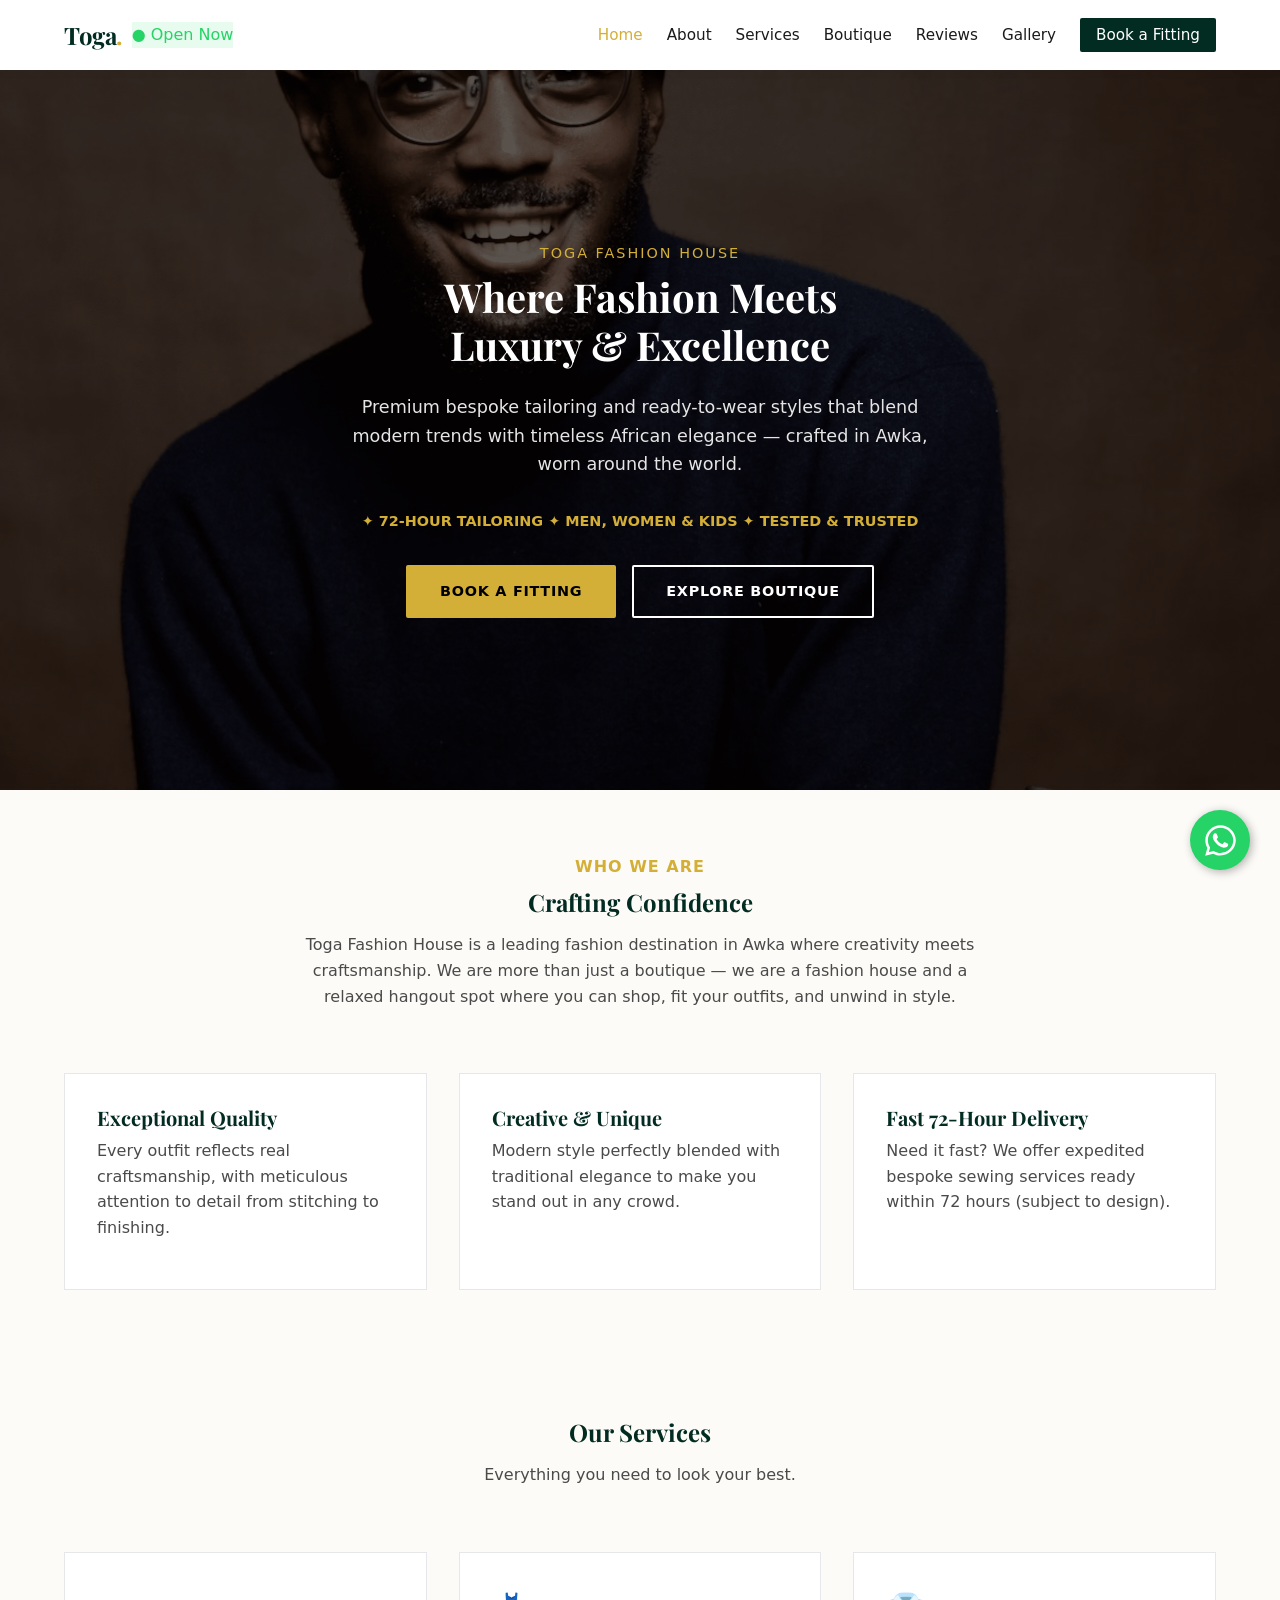
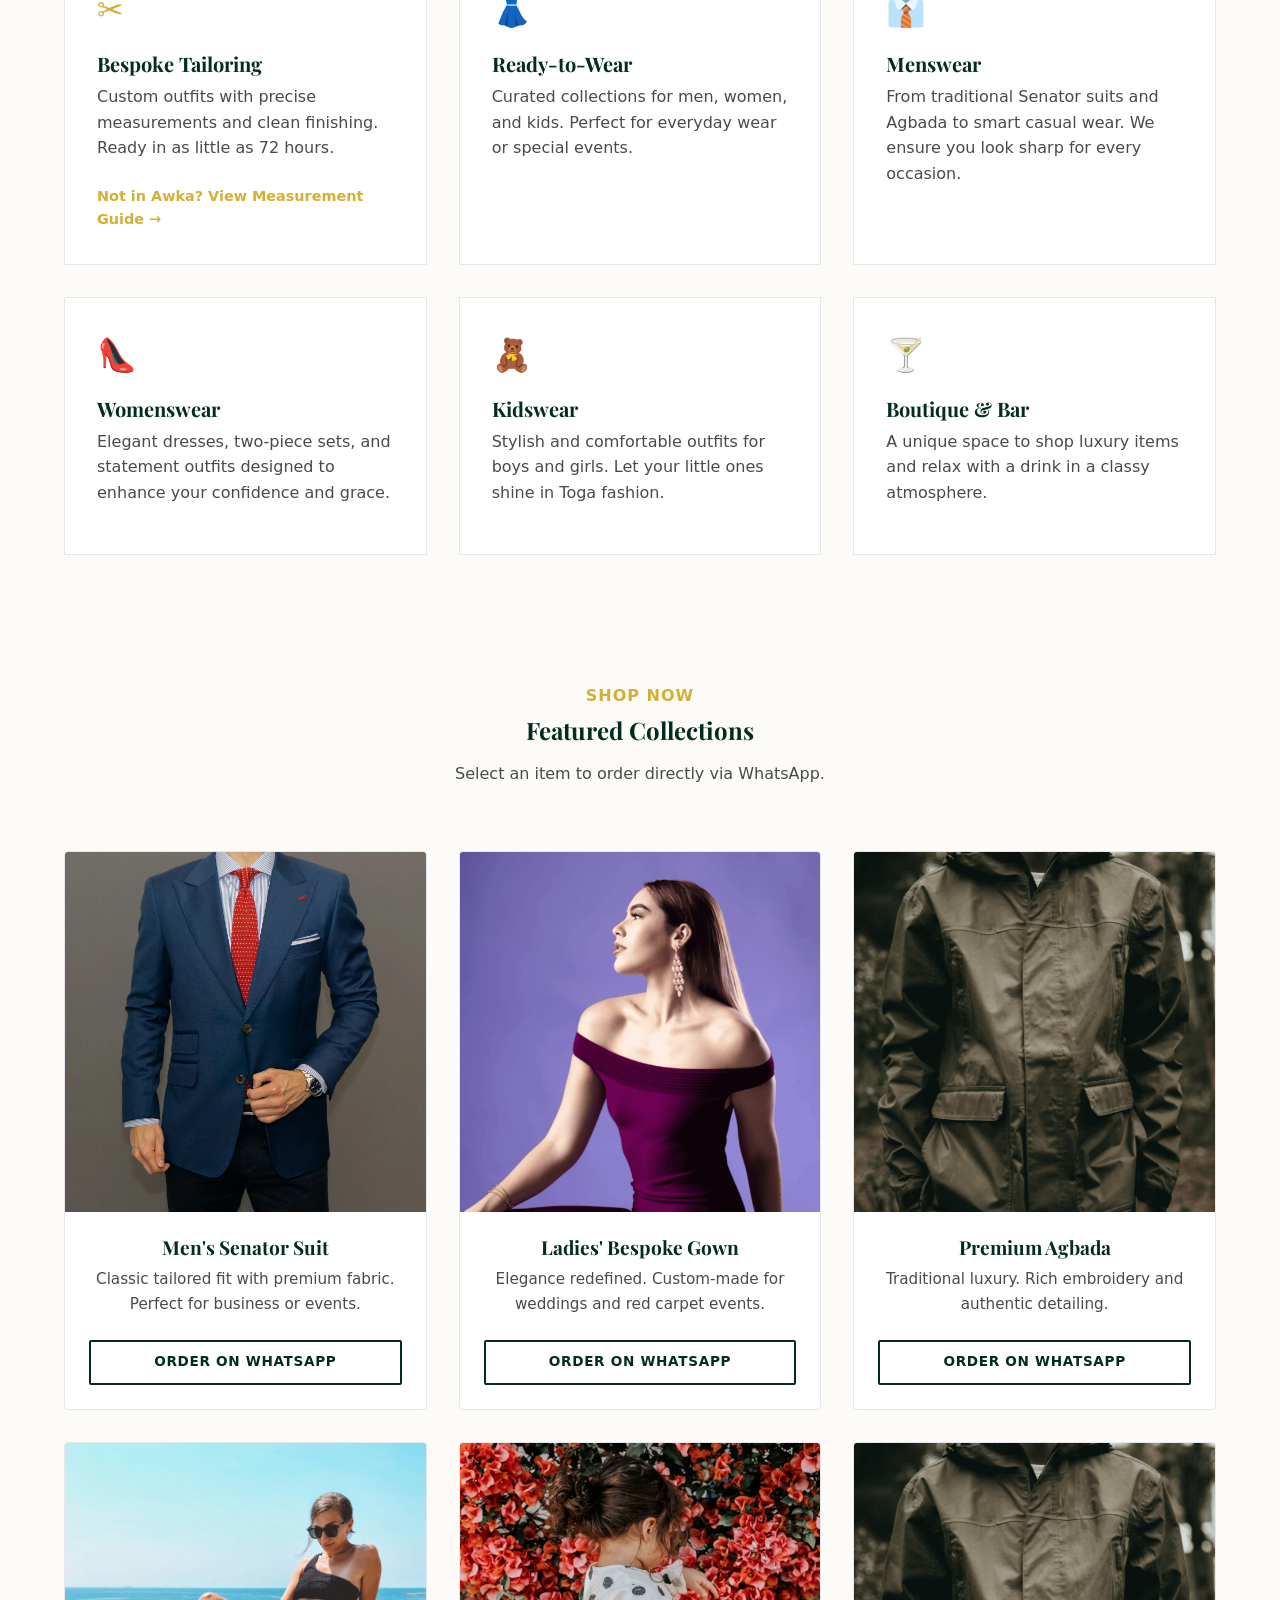
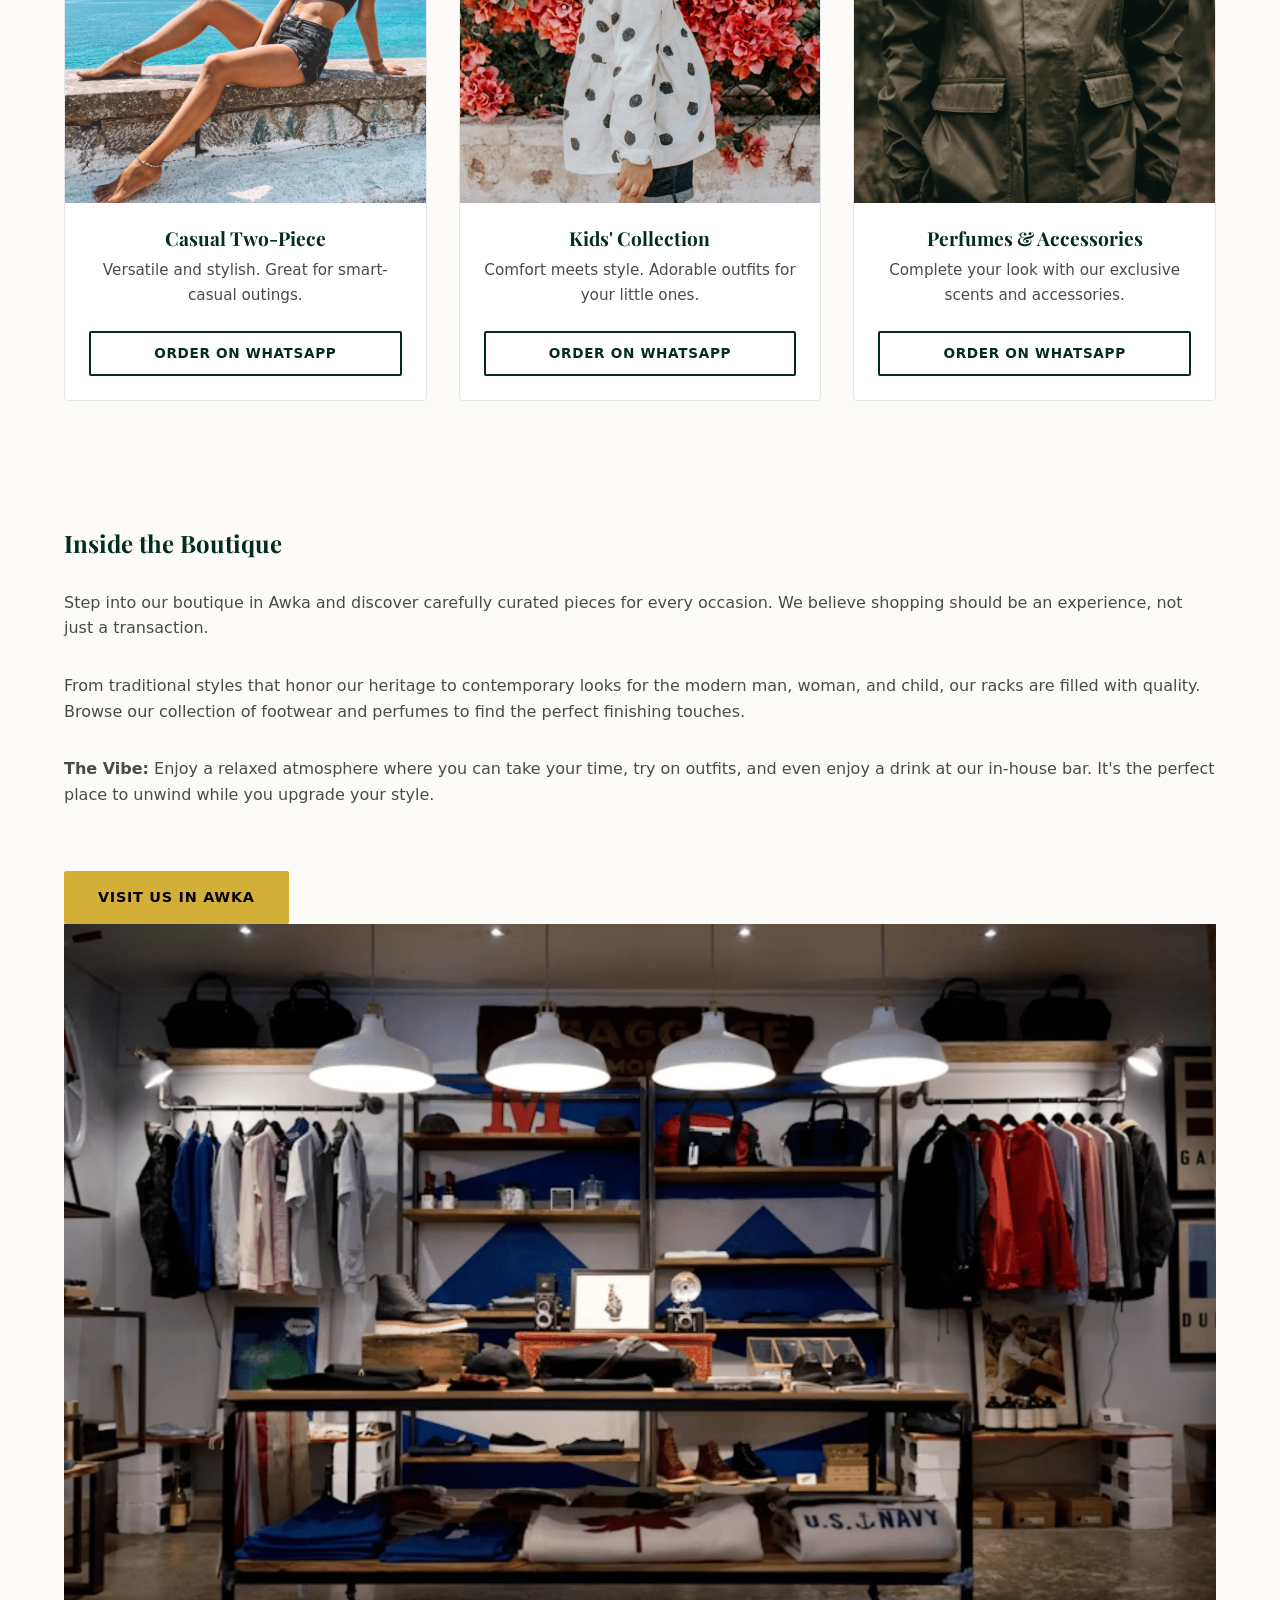
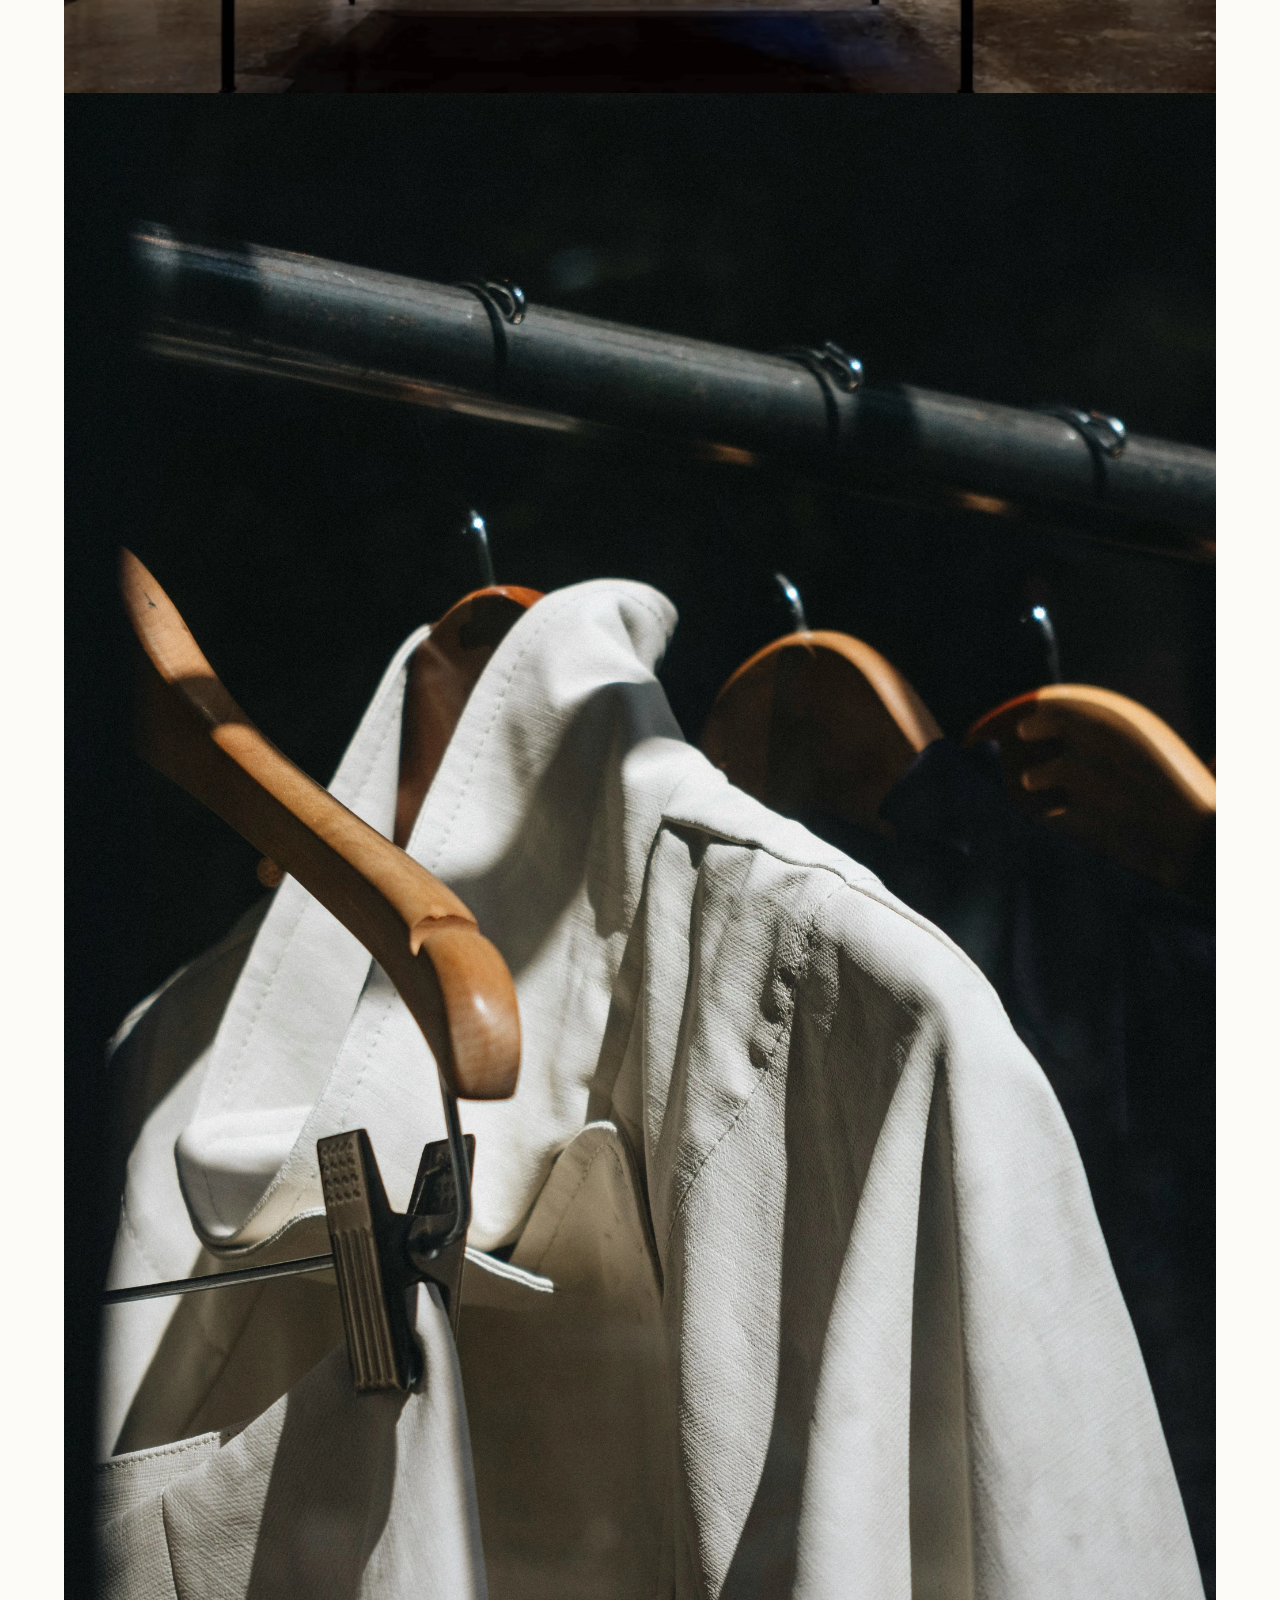
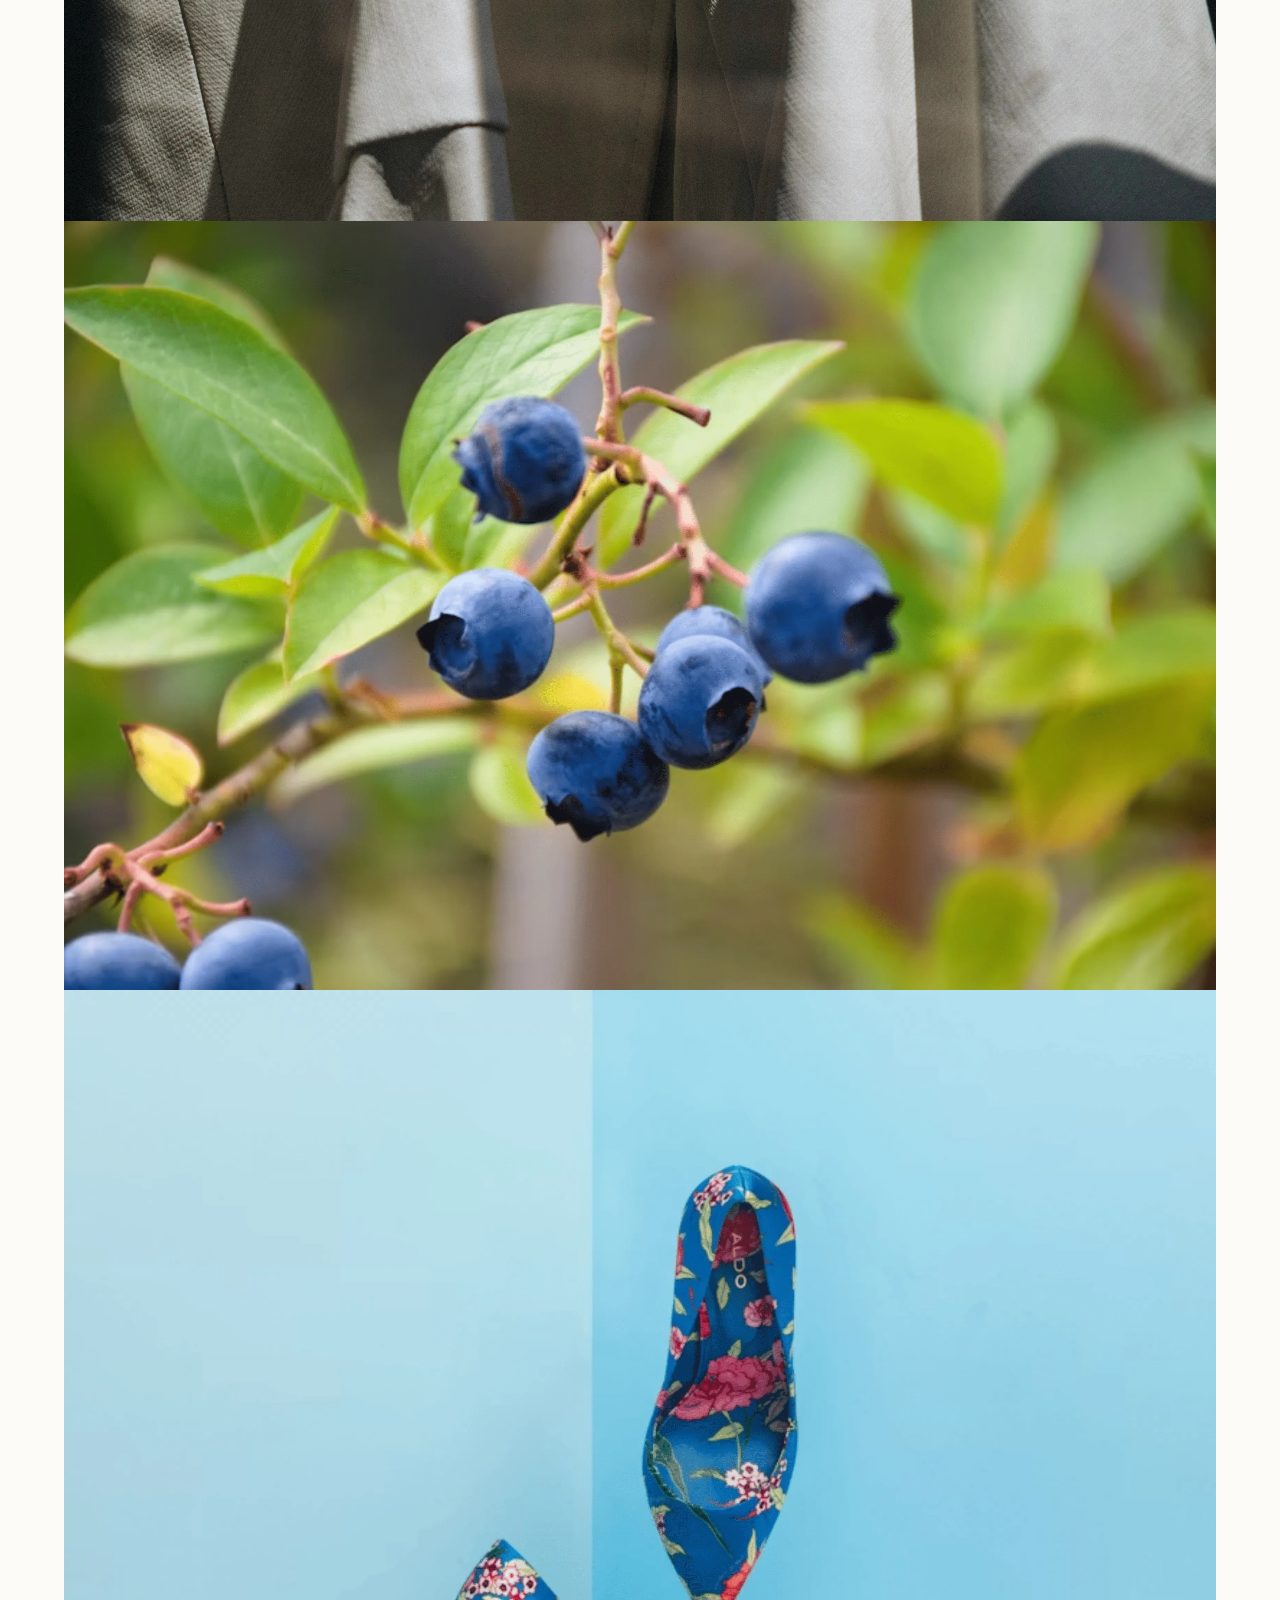
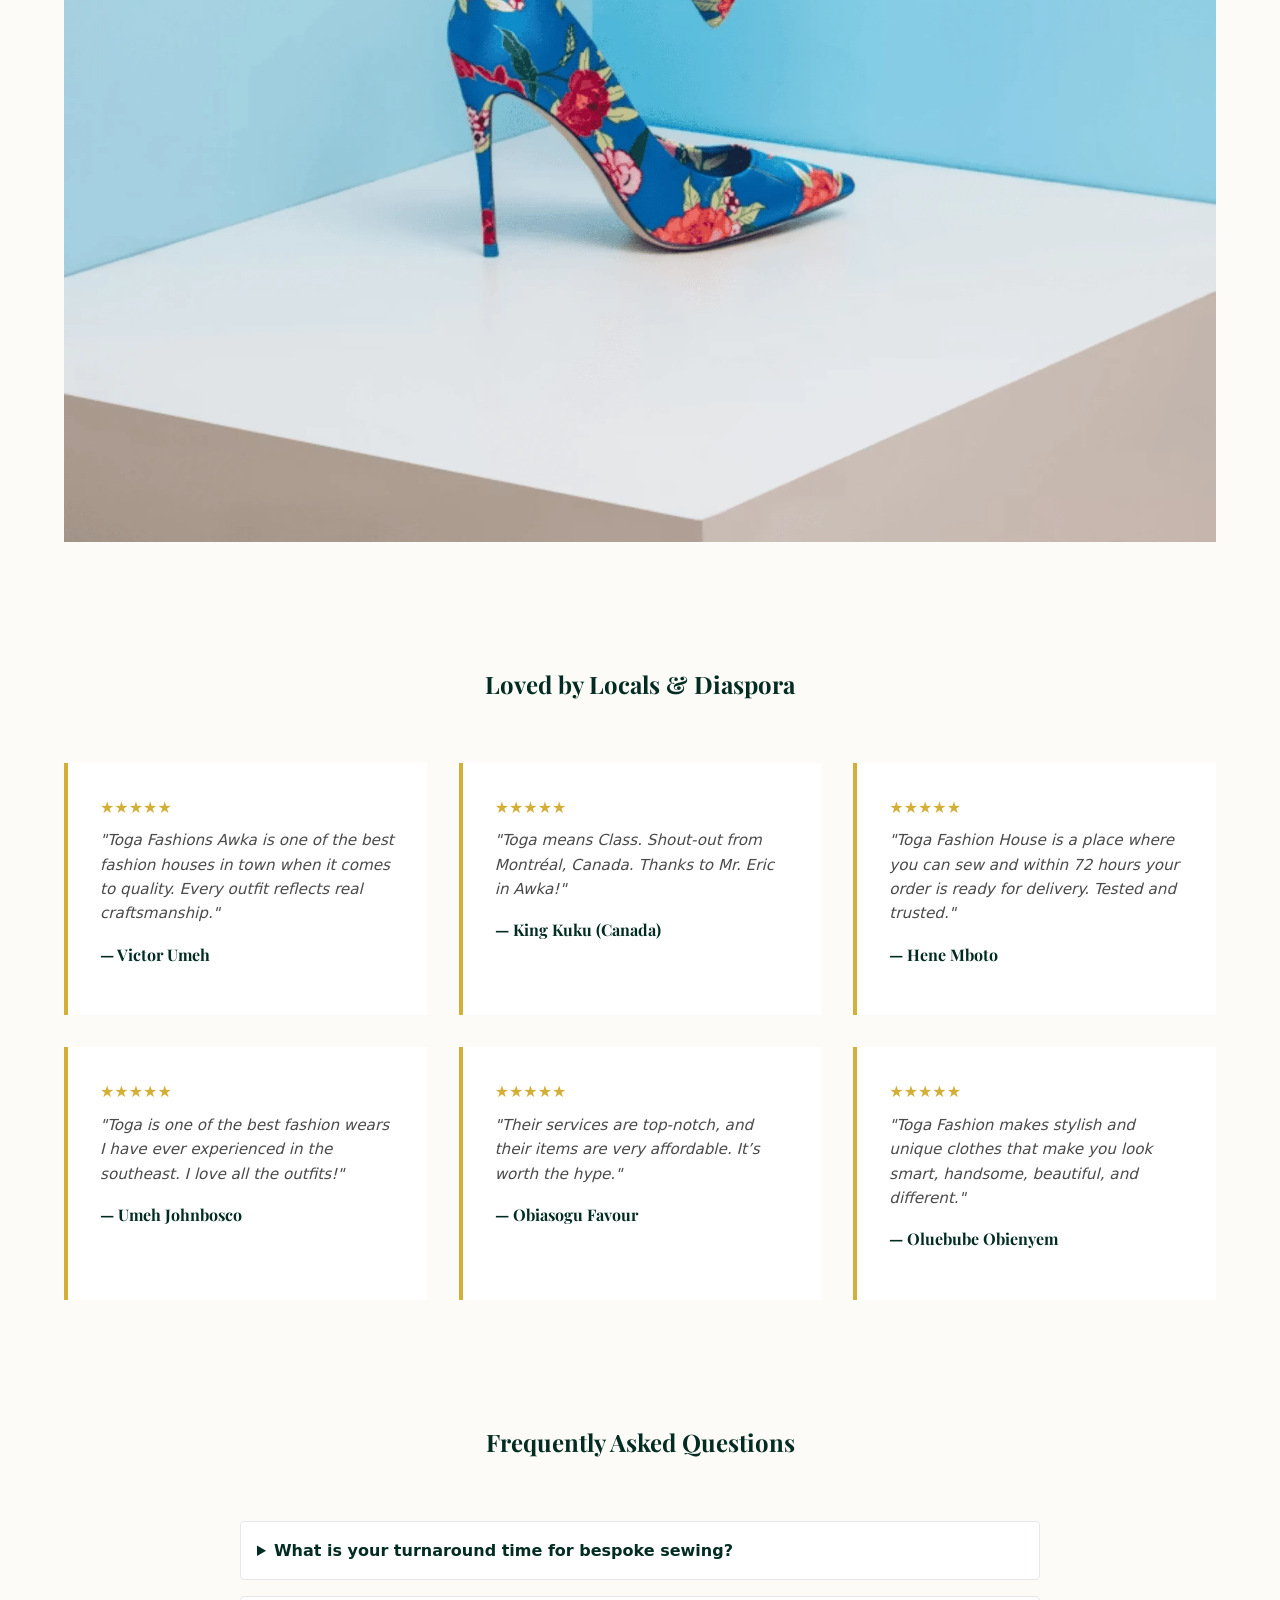
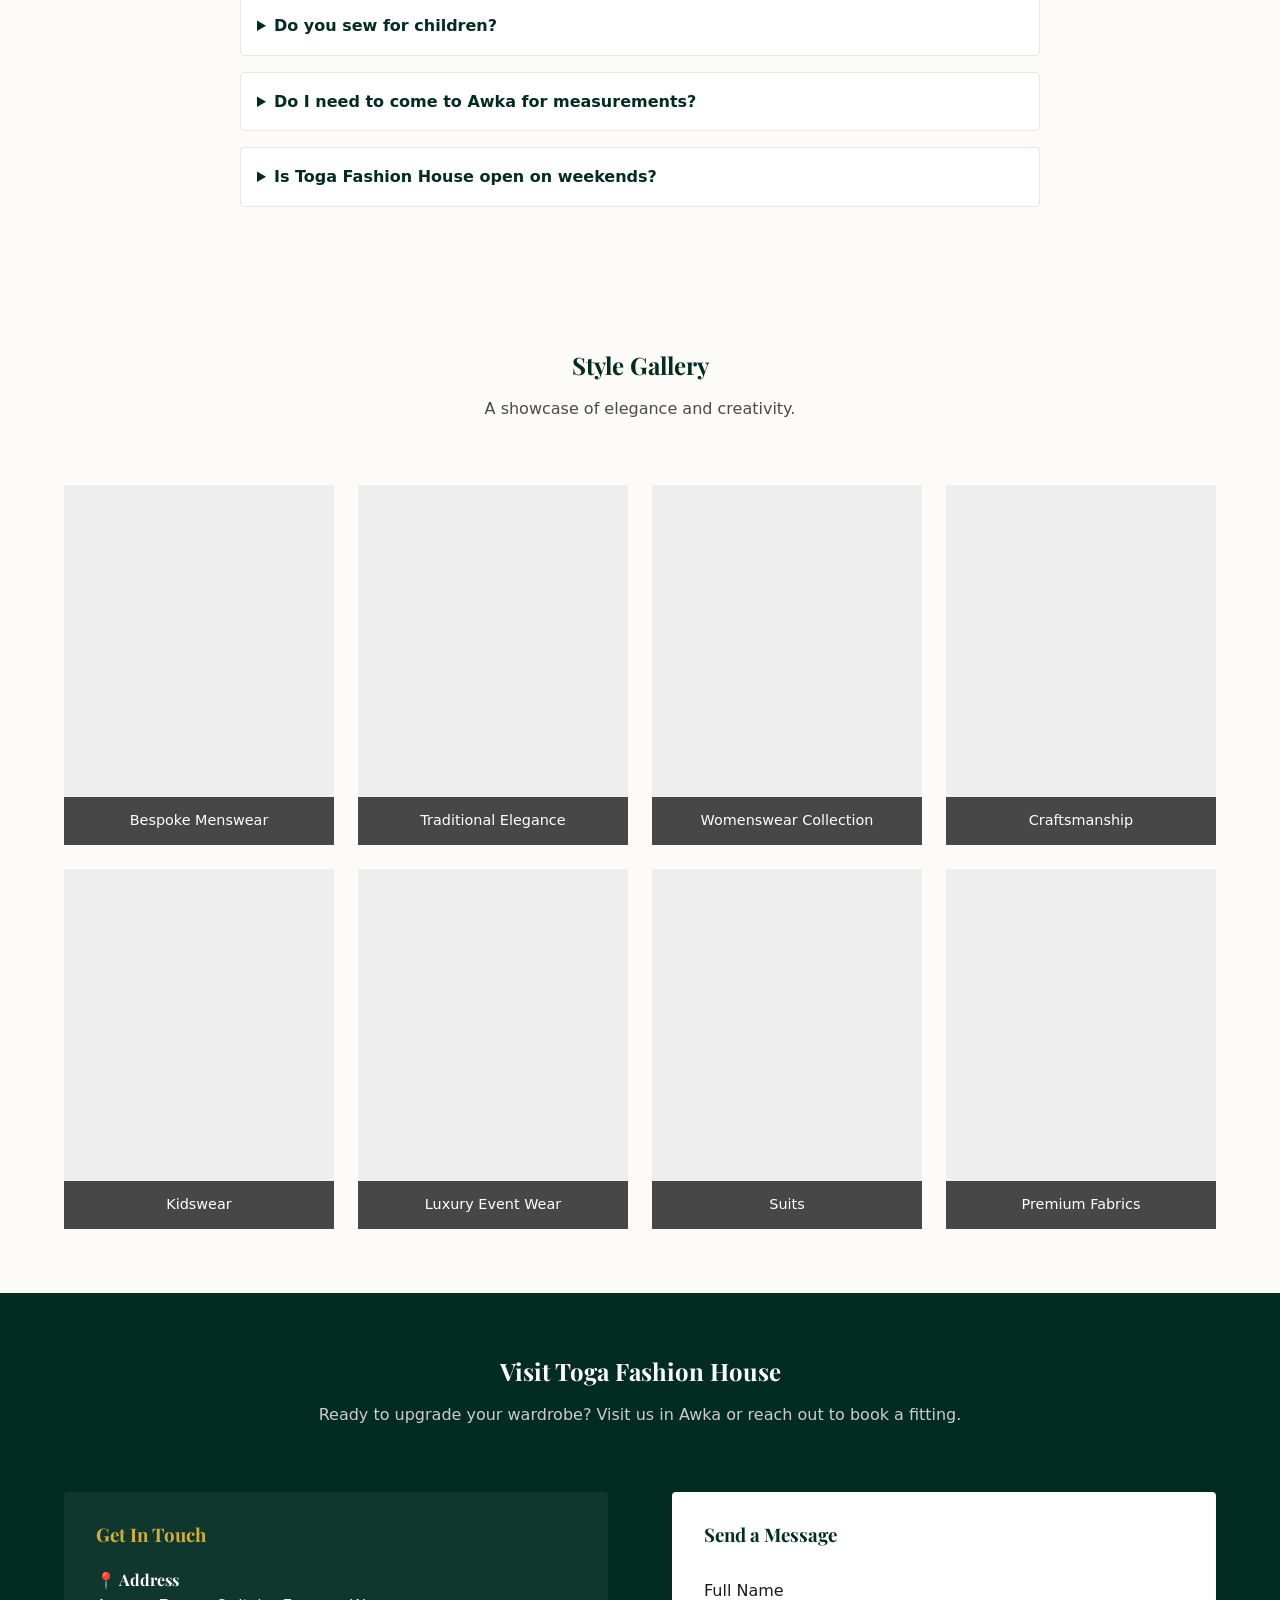
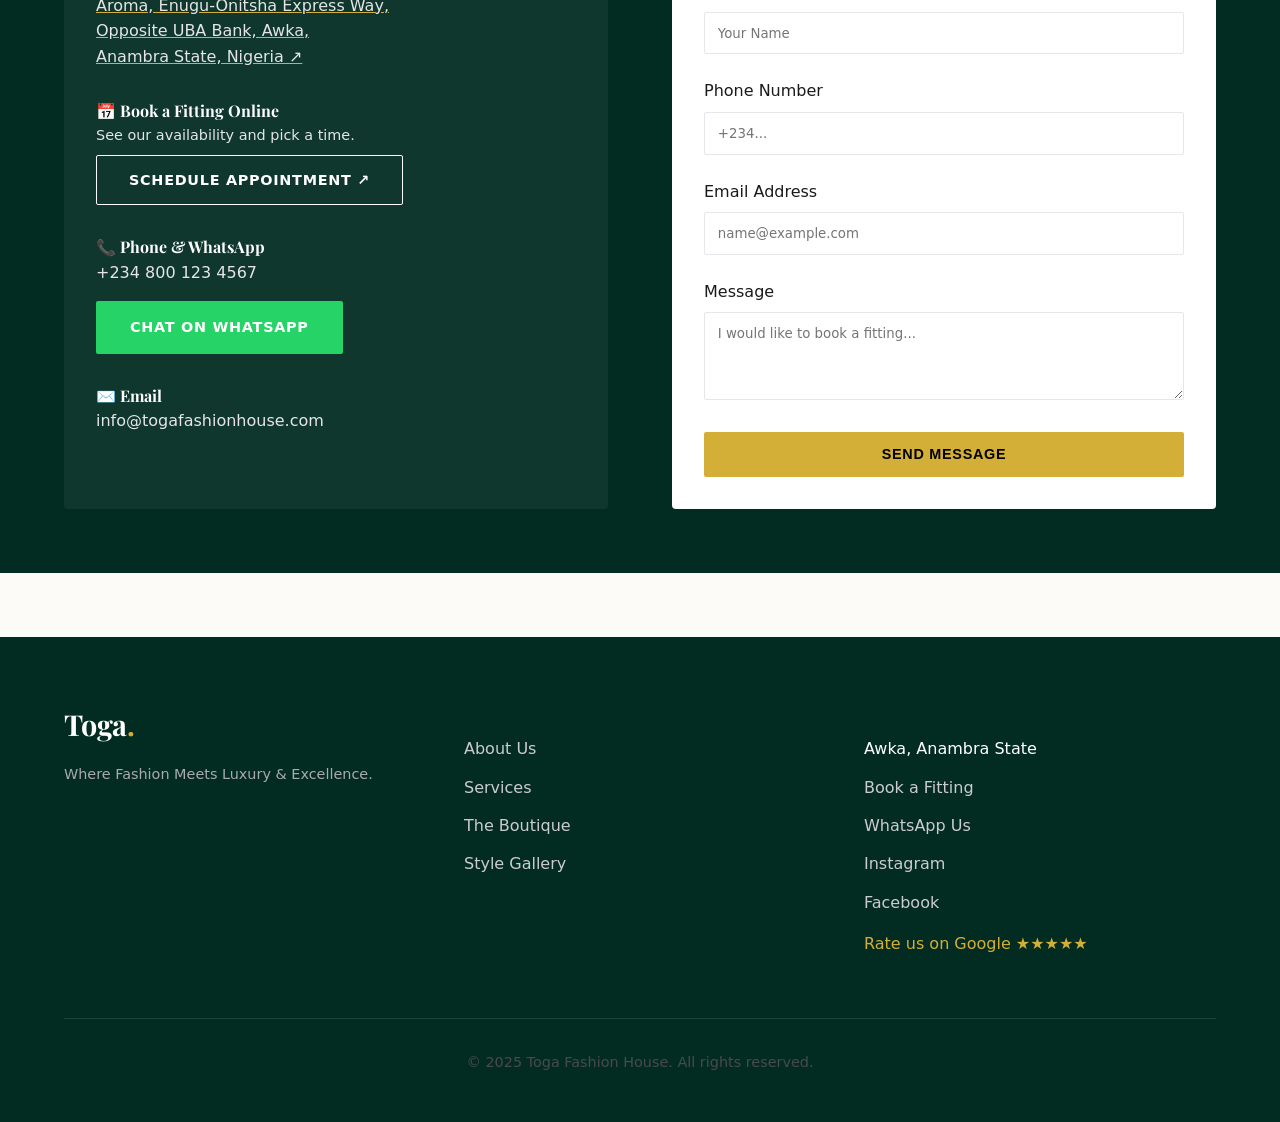
<file: index.html>
<!DOCTYPE html>
<html lang="en">
<head>
    <!-- Google Analytics (Placeholder) -->
    <script async src="https://www.googletagmanager.com/gtag/js?id=G-XXXXXXXXXX"></script>
    <script>
      window.dataLayer = window.dataLayer || [];
      function gtag(){dataLayer.push(arguments);}
      gtag('js', new Date());

      gtag('config', 'G-XXXXXXXXXX');
    </script>

    <meta charset="UTF-8">
    <meta name="viewport" content="width=device-width, initial-scale=1.0">
    <title>Toga Fashion House | Luxury Fashion in Awka</title>
    <meta name="description" content="Toga Fashion House: Where fashion meets luxury. Bespoke tailoring, ready-to-wear boutique, and a stylish bar in Awka, Anambra State.">
    
    <!-- Social Media Sharing (Open Graph) -->
    <meta property="og:title" content="Toga Fashion House | Luxury Fashion in Awka">
    <meta property="og:description" content="Where fashion meets luxury. Bespoke tailoring, ready-to-wear boutique, and bar in Awka. 72-hour delivery available.">
    <meta property="og:image" content="https://images.unsplash.com/photo-1531384441138-2736e62e0919?auto=format&fit=crop&w=1200&q=80">
    <meta property="og:url" content="https://togafashionhouse.com">
    <meta property="og:type" content="website">
    
    <!-- Favicon Placeholder -->
    <link rel="icon" href="favicon.png" type="image/x-icon">
    <!-- Google Fonts -->
    <link rel="preconnect" href="https://fonts.googleapis.com">
    <link rel="preconnect" href="https://fonts.gstatic.com" crossorigin>
    <link href="https://fonts.googleapis.com/css2?family=Playfair+Display:wght@400;700&family=Poppins:wght@300;400;500;600&display=swap" rel="stylesheet">
    <!-- Custom Styles -->
    <link rel="stylesheet" href="styles.css">

    <!-- SEO Schema Markup (Digital ID Card) -->
    <script type="application/ld+json">
    {
      "@context": "https://schema.org",
      "@type": "FashionShop",
      "name": "Toga Fashion House",
      "image": "https://images.unsplash.com/photo-1531384441138-2736e62e0919?auto=format&fit=crop&w=1200&q=80",
      "description": "Premium bespoke tailoring, ready-to-wear boutique, and bar in Awka, Anambra State. 72-hour delivery available.",
      "address": {
        "@type": "PostalAddress",
        "streetAddress": "Aroma, Enugu-Onitsha Express Way, Opposite UBA Bank",
        "addressLocality": "Awka",
        "addressRegion": "Anambra",
        "postalCode": "420102",
        "addressCountry": "NG"
      },
      "url": "https://togafashionhouse.com",
      "telephone": "+2348001234567",
      "priceRange": "₦₦",
      "openingHoursSpecification": [
        {
          "@type": "OpeningHoursSpecification",
          "dayOfWeek": [
            "Monday",
            "Tuesday",
            "Wednesday",
            "Thursday",
            "Friday",
            "Saturday"
          ],
          "opens": "09:00",
          "closes": "19:00"
        }
      ],
      "sameAs": [
        "https://instagram.com/togafashionhouse", 
        "https://wa.me/2348001234567"
      ]
    }
    </script>
</head>
<body>

    <!-- Header -->
    <header>
        <div class="nav-container">
            <div style="display: flex; align-items: center; gap: 10px;">
                <a href="#home" class="logo">Toga<span>.</span></a>
                <!-- 1. OPEN/CLOSED BADGE -->
                <div id="shop-status" class="status-badge">Checking...</div>
            </div>
            
            <!-- Mobile Toggle (Checkbox Hack) -->
            <input type="checkbox" id="nav-toggle">
            <label for="nav-toggle" class="nav-toggle-label">
                &#9776; <!-- Hamburger Icon -->
            </label>

            <nav>
                <ul>
                    <li><a href="#home" class="active">Home</a></li>
                    <li><a href="#about">About</a></li>
                    <li><a href="#services">Services</a></li>
                    <li><a href="#boutique">Boutique</a></li>
                    <li><a href="#reviews">Reviews</a></li>
                    <li><a href="#gallery">Gallery</a></li>
                    <li><a href="#contact" class="btn-nav">Book a Fitting</a></li>
                </ul>
            </nav>
        </div>
    </header>

    <!-- Hero Section -->
    <section id="home" class="hero">
        <div class="container">
            <p style="margin-bottom: 0.5rem; text-transform: uppercase; letter-spacing: 2px; font-size: 0.9rem; color: #d4af37;">Toga Fashion House</p>
            <h1>Where Fashion Meets <br> Luxury & Excellence</h1>
            <p>Premium bespoke tailoring and ready-to-wear styles that blend modern trends with timeless African elegance — crafted in Awka, worn around the world.</p>
            
            <div class="hero-highlights">
                <span>✦ 72-Hour Tailoring</span>
                <span>✦ Men, Women & Kids</span>
                <span>✦ Tested & Trusted</span>
            </div>

            <div class="btn-group">
                <a href="#contact" class="btn btn-primary">Book a Fitting</a>
                <a href="#boutique" class="btn btn-secondary">Explore Boutique</a>
            </div>
        </div>
    </section>

    <!-- About Section -->
    <section id="about" class="section about-preview">
        <div class="container">
            <div class="text-center mb-4">
                <span style="color: var(--color-accent); font-weight: 600; text-transform: uppercase; letter-spacing: 1px;">Who We Are</span>
                <h2 style="margin-top: 0.5rem;">Crafting Confidence</h2>
                <p style="max-width: 700px; margin: 0 auto;">
                    Toga Fashion House is a leading fashion destination in Awka where creativity meets craftsmanship. We are more than just a boutique — we are a fashion house and a relaxed hangout spot where you can shop, fit your outfits, and unwind in style.
                </p>
            </div>

            <!-- Why Choose Us Grid -->
             <div class="grid grid-3">
                <div class="card">
                    <h3>Exceptional Quality</h3>
                    <p>Every outfit reflects real craftsmanship, with meticulous attention to detail from stitching to finishing.</p>
                </div>
                <div class="card">
                    <h3>Creative & Unique</h3>
                    <p>Modern style perfectly blended with traditional elegance to make you stand out in any crowd.</p>
                </div>
                <div class="card">
                    <h3>Fast 72-Hour Delivery</h3>
                    <p>Need it fast? We offer expedited bespoke sewing services ready within 72 hours (subject to design).</p>
                </div>
            </div>
        </div>
    </section>

    <!-- Services Section -->
    <section id="services" class="section" style="background-color: var(--color-light);">
        <div class="container">
            <div class="text-center mb-4">
                <h2>Our Services</h2>
                <p>Everything you need to look your best.</p>
            </div>
            
            <div class="grid grid-3">
                <div class="card">
                    <span class="icon-placeholder">✂️</span>
                    <h3>Bespoke Tailoring</h3>
                    <p>Custom outfits with precise measurements and clean finishing. Ready in as little as 72 hours.</p>
                    <!-- 2. MEASUREMENT GUIDE LINK -->
                    <a href="#" class="text-link-accent" target="_blank" style="display: inline-block; margin-top: 0.5rem; font-size: 0.9rem; font-weight: 600; color: var(--color-accent);">Not in Awka? View Measurement Guide &rarr;</a>
                </div>
                <div class="card">
                    <span class="icon-placeholder">👗</span>
                    <h3>Ready-to-Wear</h3>
                    <p>Curated collections for men, women, and kids. Perfect for everyday wear or special events.</p>
                </div>
                <div class="card">
                    <span class="icon-placeholder">👔</span>
                    <h3>Menswear</h3>
                    <p>From traditional Senator suits and Agbada to smart casual wear. We ensure you look sharp for every occasion.</p>
                </div>
                <div class="card">
                    <span class="icon-placeholder">👠</span>
                    <h3>Womenswear</h3>
                    <p>Elegant dresses, two-piece sets, and statement outfits designed to enhance your confidence and grace.</p>
                </div>
                <div class="card">
                    <span class="icon-placeholder">🧸</span>
                    <h3>Kidswear</h3>
                    <p>Stylish and comfortable outfits for boys and girls. Let your little ones shine in Toga fashion.</p>
                </div>
                <div class="card">
                    <span class="icon-placeholder">🍸</span>
                    <h3>Boutique & Bar</h3>
                    <p>A unique space to shop luxury items and relax with a drink in a classy atmosphere.</p>
                </div>
            </div>
        </div>
    </section>

    <!-- Featured Collections Section (Products) -->
    <section id="products" class="section">
        <div class="container">
            <div class="text-center mb-4">
                <span style="color: var(--color-accent); font-weight: 600; text-transform: uppercase; letter-spacing: 1px;">Shop Now</span>
                <h2 style="margin-top: 0.5rem;">Featured Collections</h2>
                <p>Select an item to order directly via WhatsApp.</p>
            </div>
            
            <div class="grid grid-3">
                <!-- Product 1 -->
                <div class="product-card">
                    <div class="product-image">
                        <img src="./Images/men.webp" alt="Men's Senator Suit" loading="lazy">
                    </div>
                    <div class="product-info">
                        <h3>Men's Senator Suit</h3>
                        <p>Classic tailored fit with premium fabric. Perfect for business or events.</p>
                        <a href="https://wa.me/2348001234567?text=Hello, I am interested in the Men's Senator Suit." target="_blank" rel="noopener" class="btn btn-outline">Order on WhatsApp</a>
                    </div>
                </div>

                <!-- Product 2 -->
                <div class="product-card">
                    <div class="product-image">
                        <img src="./Images/lady.webp" alt="Ladies' Bespoke Gown" loading="lazy">
                    </div>
                    <div class="product-info">
                        <h3>Ladies' Bespoke Gown</h3>
                        <p>Elegance redefined. Custom-made for weddings and red carpet events.</p>
                        <a href="https://wa.me/2348001234567?text=Hello, I am interested in the Ladies' Bespoke Gown." target="_blank" rel="noopener" class="btn btn-outline">Order on WhatsApp</a>
                    </div>
                </div>

                <!-- Product 3 -->
                <div class="product-card">
                    <div class="product-image">
                        <img src="./Images/premium.webp" alt="Premium Agbada" loading="lazy">
                    </div>
                    <div class="product-info">
                        <h3>Premium Agbada</h3>
                        <p>Traditional luxury. Rich embroidery and authentic detailing.</p>
                        <a href="https://wa.me/2348001234567?text=Hello, I am interested in the Premium Agbada." target="_blank" rel="noopener" class="btn btn-outline">Order on WhatsApp</a>
                    </div>
                </div>

                <!-- Product 4 -->
                <div class="product-card">
                    <div class="product-image">
                        <img src="./Images/casual.webp" alt="Casual Two-Piece" loading="lazy">
                    </div>
                    <div class="product-info">
                        <h3>Casual Two-Piece</h3>
                        <p>Versatile and stylish. Great for smart-casual outings.</p>
                        <a href="https://wa.me/2348001234567?text=Hello, I am interested in the Casual Two-Piece." target="_blank" rel="noopener" class="btn btn-outline">Order on WhatsApp</a>
                    </div>
                </div>

                <!-- Product 5 -->
                <div class="product-card">
                    <div class="product-image">
                        <img src="./Images/kid collection.webp" alt="Kids' Collection" loading="lazy">
                    </div>
                    <div class="product-info">
                        <h3>Kids' Collection</h3>
                        <p>Comfort meets style. Adorable outfits for your little ones.</p>
                        <a href="https://wa.me/2348001234567?text=Hello, I am interested in the Kids' Collection." target="_blank" rel="noopener" class="btn btn-outline">Order on WhatsApp</a>
                    </div>
                </div>

                <!-- Product 6 -->
                <div class="product-card">
                    <div class="product-image">
                        <img src="./Images/premium.webp" alt="Perfumes & Accessories" loading="lazy">
                    </div>
                    <div class="product-info">
                        <h3>Perfumes & Accessories</h3>
                        <p>Complete your look with our exclusive scents and accessories.</p>
                        <a href="https://wa.me/2348001234567?text=Hello, I am interested in Perfumes & Accessories." target="_blank" rel="noopener" class="btn btn-outline">Order on WhatsApp</a>
                    </div>
                </div>

            </div>
        </div>
    </section>

    <!-- Boutique Section -->
    <section id="boutique" class="section boutique-highlight">
        <div class="container">
            <div class="boutique-grid">
                
                <!-- Text Content -->
                <div>
                    <h2 class="mb-2">Inside the Boutique</h2>
                    <p class="mb-2">
                        Step into our boutique in Awka and discover carefully curated pieces for every occasion. We believe shopping should be an experience, not just a transaction.
                    </p>
                    <p class="mb-2">
                        From traditional styles that honor our heritage to contemporary looks for the modern man, woman, and child, our racks are filled with quality. Browse our collection of footwear and perfumes to find the perfect finishing touches.
                    </p>
                    <p class="mb-4">
                        <strong>The Vibe:</strong> Enjoy a relaxed atmosphere where you can take your time, try on outfits, and even enjoy a drink at our in-house bar. It's the perfect place to unwind while you upgrade your style.
                    </p>
                    <a href="#contact" class="btn btn-primary">Visit Us in Awka</a>
                </div>

                <!-- Image Grid -->
                <div class="boutique-images">
                    <img src="./Images/boutique.webp" alt="Boutique Interior" loading="lazy">
                    <img src="./Images/cloth rack.webp" alt="Clothing Racks" loading="lazy">
                    <img src="./Images/grape.webp" alt="Bar Setting" loading="lazy">
                    <img src="./Images/shoe (1).webp" alt="Footwear" loading="lazy">
                </div>

            </div>
        </div>
    </section>

    <!-- Reviews Section -->
    <section id="reviews" class="section">
        <div class="container">
            <div class="text-center mb-4">
                <h2>Loved by Locals & Diaspora</h2>
            </div>
            <div class="grid grid-3">
                <div class="testimonial-card">
                    <div class="stars">★★★★★</div>
                    <p class="quote">"Toga Fashions Awka is one of the best fashion houses in town when it comes to quality. Every outfit reflects real craftsmanship."</p>
                    <p class="author">— Victor Umeh</p>
                </div>
                <div class="testimonial-card">
                    <div class="stars">★★★★★</div>
                    <p class="quote">"Toga means Class. Shout-out from Montréal, Canada. Thanks to Mr. Eric in Awka!"</p>
                    <p class="author">— King Kuku (Canada)</p>
                </div>
                <div class="testimonial-card">
                    <div class="stars">★★★★★</div>
                    <p class="quote">"Toga Fashion House is a place where you can sew and within 72 hours your order is ready for delivery. Tested and trusted."</p>
                    <p class="author">— Hene Mboto</p>
                </div>
                <div class="testimonial-card">
                    <div class="stars">★★★★★</div>
                    <p class="quote">"Toga is one of the best fashion wears I have ever experienced in the southeast. I love all the outfits!"</p>
                    <p class="author">— Umeh Johnbosco</p>
                </div>
                <div class="testimonial-card">
                    <div class="stars">★★★★★</div>
                    <p class="quote">"Their services are top-notch, and their items are very affordable. It’s worth the hype."</p>
                    <p class="author">— Obiasogu Favour</p>
                </div>
                <div class="testimonial-card">
                    <div class="stars">★★★★★</div>
                    <p class="quote">"Toga Fashion makes stylish and unique clothes that make you look smart, handsome, beautiful, and different."</p>
                    <p class="author">— Oluebube Obienyem</p>
                </div>
            </div>
        </div>
    </section>

    <!-- 3. NEW FAQ SECTION -->
    <section class="section" style="background-color: var(--color-light);">
        <div class="container">
            <div class="text-center mb-4">
                <h2>Frequently Asked Questions</h2>
            </div>
            <div class="faq-container" style="max-width: 800px; margin: 0 auto;">
                <details style="margin-bottom: 1rem; padding: 1rem; background: white; border: 1px solid var(--color-border); border-radius: 4px; cursor: pointer;">
                    <summary style="font-weight: 600; color: var(--color-primary);">What is your turnaround time for bespoke sewing?</summary>
                    <p style="margin-top: 0.5rem; color: var(--color-gray);">Our standard delivery is about 2 weeks. However, we offer an Express Service where your outfit can be ready within 72 hours (subject to design complexity and workload).</p>
                </details>
                
                <details style="margin-bottom: 1rem; padding: 1rem; background: white; border: 1px solid var(--color-border); border-radius: 4px; cursor: pointer;">
                    <summary style="font-weight: 600; color: var(--color-primary);">Do you sew for children?</summary>
                    <p style="margin-top: 0.5rem; color: var(--color-gray);">Yes! We have a dedicated kidswear line and also offer bespoke tailoring for boys and girls of all ages.</p>
                </details>

                <details style="margin-bottom: 1rem; padding: 1rem; background: white; border: 1px solid var(--color-border); border-radius: 4px; cursor: pointer;">
                    <summary style="font-weight: 600; color: var(--color-primary);">Do I need to come to Awka for measurements?</summary>
                    <p style="margin-top: 0.5rem; color: var(--color-gray);">It is best if you do, but it's not mandatory. We have a measurement guide you can follow to send us your measurements remotely. We have many clients in Canada and the UK who order this way.</p>
                </details>

                <details style="margin-bottom: 1rem; padding: 1rem; background: white; border: 1px solid var(--color-border); border-radius: 4px; cursor: pointer;">
                    <summary style="font-weight: 600; color: var(--color-primary);">Is Toga Fashion House open on weekends?</summary>
                    <p style="margin-top: 0.5rem; color: var(--color-gray);">Yes, we are open on Saturdays. Please check the 'Open Now' badge at the top of the page for our current status.</p>
                </details>
            </div>
        </div>
    </section>

    <!-- Gallery Section -->
    <section id="gallery" class="section">
        <div class="container">
            <div class="text-center mb-4">
                <h2>Style Gallery</h2>
                <p>A showcase of elegance and creativity.</p>
            </div>
            <div class="gallery-grid">
                <div class="gallery-item">
                    <img src="./Images/Menswear.webp" alt="Bespoke Menswear" loading="lazy">
                    <div class="gallery-caption">Bespoke Menswear</div>
                </div>
                <div class="gallery-item">
                    <img src="./Images/elegance.webp" alt="Traditional Elegance" loading="lazy">
                    <div class="gallery-caption">Traditional Elegance</div>
                </div>
                <div class="gallery-item">
                    <img src="./Images/women.webp" alt="Womenswear Collection" loading="lazy">
                    <div class="gallery-caption">Womenswear Collection</div>
                </div>
                <div class="gallery-item">
                    <img src="./Images/Craftsmanship.webp" alt="Fashion Detail" loading="lazy">
                    <div class="gallery-caption">Craftsmanship</div>
                </div>
                <div class="gallery-item">
                    <img src="./Images/kids cloth.webp" alt="Kidswear" loading="lazy">
                    <div class="gallery-caption">Kidswear</div>
                </div>
                <div class="gallery-item">
                    <img src="./Images/Event Wear.webp" alt="Luxury Event Wear" loading="lazy">
                    <div class="gallery-caption">Luxury Event Wear</div>
                </div>
                <div class="gallery-item">
                    <img src="https://images.unsplash.com/photo-1560243563-062bfc001d68?ixlib=rb-1.2.1&auto=format&fit=crop&w=600&q=80" alt="Suits" loading="lazy">
                    <div class="gallery-caption">Suits</div>
                </div>
                <div class="gallery-item">
                    <img src="https://images.unsplash.com/photo-1479064555552-3ef4979f8908?ixlib=rb-1.2.1&auto=format&fit=crop&w=600&q=80" alt="Fabrics" loading="lazy">
                    <div class="gallery-caption">Premium Fabrics</div>
                </div>
            </div>
        </div>
    </section>

    <!-- Contact Section -->
    <section id="contact" class="section" style="background-color: var(--color-primary); color: white;">
        <div class="container">
            <div class="text-center mb-4">
                <h2 style="color: white;">Visit Toga Fashion House</h2>
                <p style="color: #ccc;">Ready to upgrade your wardrobe? Visit us in Awka or reach out to book a fitting.</p>
            </div>

            <div class="contact-wrapper">
                
                <!-- Contact Information -->
                <div class="contact-info" style="background: rgba(255,255,255,0.05); padding: 2rem; border-radius: 4px;">
                    <h3 style="color: var(--color-accent); margin-bottom: 1.5rem;">Get In Touch</h3>
                    
                    <div class="info-item mb-2">
                        <h4 style="color: white; margin-bottom: 0.2rem; font-size: 1rem;">📍 Address</h4>
                        <!-- 4. SMART MAP LINK -->
                        <p style="margin-bottom: 1rem;">
                            <a href="https://www.google.com/maps/dir/?api=1&destination=Enugu+Onitsha+Express+Way+Opposite+UBA+Bank+Awka+Anambra" target="_blank" style="color: #e5e5e5; text-decoration: underline; text-decoration-color: var(--color-accent);">
                                Aroma, Enugu-Onitsha Express Way,<br>Opposite UBA Bank, Awka,<br>Anambra State, Nigeria ↗
                            </a>
                        </p>
                    </div>

                    <div class="info-item mb-2">
                        <h4 style="color: white; margin-bottom: 0.2rem; font-size: 1rem;">📅 Book a Fitting Online</h4>
                        <p style="color: #e5e5e5; font-size: 0.9rem; margin-bottom: 0.5rem;">See our availability and pick a time.</p>
                        <div style="margin-top: 0.5rem; margin-bottom: 1.5rem;">
                            <!-- CALENDLY BUTTON -->
                            <a href="https://calendly.com/" target="_blank" rel="noopener" class="btn btn-secondary" style="border: 1px solid white; color: white;">
                                Schedule Appointment ↗
                            </a>
                        </div>
                    </div>

                    <div class="info-item mb-2">
                        <h4 style="color: white; margin-bottom: 0.2rem; font-size: 1rem;">📞 Phone & WhatsApp</h4>
                        <p style="color: #e5e5e5;">+234 800 123 4567</p>
                        <div style="margin-top: 1rem;">
                            <!-- WHATSAPP BUTTON -->
                            <a href="https://wa.me/2348001234567" target="_blank" rel="noopener" class="btn btn-whatsapp">
                                Chat on WhatsApp
                            </a>
                        </div>
                    </div>

                    <div class="info-item">
                        <h4 style="color: white; margin-bottom: 0.2rem; font-size: 1rem;">✉️ Email</h4>
                        <p style="color: #e5e5e5;">info@togafashionhouse.com</p>
                    </div>
                </div>

                <!-- Contact Form -->
                <div class="contact-form" style="background: white; padding: 2rem; border-radius: 4px; color: var(--color-dark);">
                    <h3 class="mb-2">Send a Message</h3>
                    <!-- Formspree Placeholder: Replace 'https://formspree.io/f/YOUR_ID' -->
                    <form action="#" method="post">
                        <div class="form-group">
                            <label for="name">Full Name</label>
                            <input type="text" id="name" name="name" class="form-control" placeholder="Your Name" required>
                        </div>
                        <div class="form-group">
                            <label for="phone">Phone Number</label>
                            <input type="tel" id="phone" name="phone" class="form-control" placeholder="+234..." required>
                        </div>
                        <div class="form-group">
                            <label for="email">Email Address</label>
                            <input type="email" id="email" name="email" class="form-control" placeholder="name@example.com" required>
                        </div>
                        <div class="form-group">
                            <label for="message">Message</label>
                            <textarea id="message" name="message" rows="4" class="form-control" placeholder="I would like to book a fitting..." required></textarea>
                        </div>
                        <button type="submit" class="btn btn-primary" style="width: 100%;">Send Message</button>
                    </form>
                </div>
            </div>
        </div>
    </section>

    <!-- Footer -->
    <footer>
        <div class="container">
            <div class="footer-grid">
                <div class="footer-col">
                    <a href="#home" class="logo" style="color: white; font-size: 1.8rem; margin-bottom: 1rem; display: block;">Toga<span>.</span></a>
                    <p style="color: #aaa; font-size: 0.9rem;">Where Fashion Meets Luxury & Excellence.</p>
                </div>
                <div class="footer-col">
                    <h4>Quick Links</h4>
                    <ul class="footer-links">
                        <li><a href="#about">About Us</a></li>
                        <li><a href="#services">Services</a></li>
                        <li><a href="#boutique">The Boutique</a></li>
                        <li><a href="#gallery">Style Gallery</a></li>
                    </ul>
                </div>
                <div class="footer-col">
                    <h4>Contact</h4>
                    <ul class="footer-links">
                        <li>Awka, Anambra State</li>
                        <li><a href="#contact">Book a Fitting</a></li>
                        <li><a href="https://wa.me/2348001234567" target="_blank" rel="noopener">WhatsApp Us</a></li>
                        <li><a href="https://instagram.com" target="_blank" rel="noopener">Instagram</a></li>
                        <li><a href="https://facebook.com" target="_blank" rel="noopener">Facebook</a></li>
                        <!-- 5. RATE US LINK -->
                        <li style="margin-top: 1rem;"><a href="https://www.google.com/maps/search/?api=1&query=Toga+Fashion+House+Awka" target="_blank" style="color: var(--color-accent);">Rate us on Google ★★★★★</a></li>
                    </ul>
                </div>
            </div>
            <div class="copyright">
                <p>&copy; 2025 Toga Fashion House. All rights reserved.</p>
            </div>
        </div>
    </footer>

    <!-- Floating WhatsApp Button -->
    <a href="https://wa.me/2348001234567" class="whatsapp-float" target="_blank" rel="noopener">
        <!-- SVG Icon for WhatsApp -->
        <svg xmlns="http://www.w3.org/2000/svg" viewBox="0 0 448 512"><!--! Font Awesome Pro 6.4.0 by @fontawesome - https://fontawesome.com License - https://fontawesome.com/license (Commercial License) Copyright 2023 Fonticons, Inc. --><path d="M380.9 97.1C339 55.1 283.2 32 223.9 32c-122.4 0-222 99.6-222 222 0 39.1 10.2 77.3 29.6 111L0 480l117.7-30.9c32.4 17.7 68.9 27 106.1 27h.1c122.3 0 224.1-99.6 224.1-222 0-59.3-25.2-115-67.1-157zm-157 341.6c-33.2 0-65.7-8.9-94-25.7l-6.7-4-69.8 18.3L72 359.2l-4.4-7c-18.5-29.4-28.2-63.3-28.2-98.2 0-101.7 82.8-184.5 184.6-184.5 49.3 0 95.6 19.2 130.4 54.1 34.8 34.9 56.2 81.2 56.1 130.5 0 101.8-84.9 184.6-186.6 184.6zm101.2-138.2c-5.5-2.8-32.8-16.2-37.9-18-5.1-1.9-8.8-2.8-12.5 2.8-3.7 5.6-14.3 18-17.6 21.8-3.2 3.7-6.5 4.2-12 1.4-32.6-16.3-54-29.1-75.5-66-5.7-9.8 5.7-9.1 16.3-30.3 1.8-3.7 .9-6.9-.5-9.7-1.4-2.8-12.5-30.1-17.1-41.2-4.5-10.8-9.1-9.3-12.5-9.5-3.2-.2-6.9-.2-10.6-.2-3.7 0-9.7 1.4-14.8 6.9-5.1 5.6-19.4 19-19.4 46.3 0 27.3 19.9 53.7 22.6 57.4 2.8 3.7 39.1 59.7 94.8 83.8 35.2 15.2 49 16.5 66.6 13.9 10.7-1.6 32.8-13.4 37.4-26.4 4.6-13 4.6-24.1 3.2-26.4-1.3-2.5-5-3.9-10.5-6.6z"/></svg>
    </a>

<!-- Javascript for Mobile Toggle and Shop Status -->
<script>
    // 1. Mobile Menu Auto-Close Logic
    const navLinks = document.querySelectorAll('nav a');
    const navCheckbox = document.getElementById('nav-toggle');

    navLinks.forEach(link => {
        link.addEventListener('click', () => {
            // Uncheck the checkbox to slide the menu up
            navCheckbox.checked = false;
        });
    });

    // 2. Open/Closed Status Logic
    function updateShopStatus() {
        const statusElement = document.getElementById('shop-status');
        const now = new Date();
        
        // Convert current time to West Africa Time (WAT) - UTC+1
        const utc = now.getTime() + (now.getTimezoneOffset() * 60000);
        const watOffset = 1 * 60 * 60 * 1000;
        const watTime = new Date(utc + watOffset);

        const day = watTime.getDay(); // 0 is Sunday, 1 is Monday...
        const hour = watTime.getHours();

        // Logic: Open Mon-Sat (1-6) from 9 AM to 7 PM (19:00)
        // Closed on Sunday (0)
        let isOpen = false;

        if (day >= 1 && day <= 6) { // Mon-Sat
            if (hour >= 9 && hour < 19) {
                isOpen = true;
            }
        }

        if (isOpen) {
            statusElement.innerText = "● Open Now";
            statusElement.style.color = "#25D366"; // Green
            statusElement.style.borderColor = "#25D366";
            statusElement.style.backgroundColor = "rgba(37, 211, 102, 0.1)";
        } else {
            statusElement.innerText = "● Closed";
            statusElement.style.color = "#ff4d4d"; // Red
            statusElement.style.borderColor = "#ff4d4d";
            statusElement.style.backgroundColor = "rgba(255, 77, 77, 0.1)";
        }
    }

    // Run immediately and then every minute
    updateShopStatus();
    setInterval(updateShopStatus, 60000);
</script>
</body>
</html>
</file>
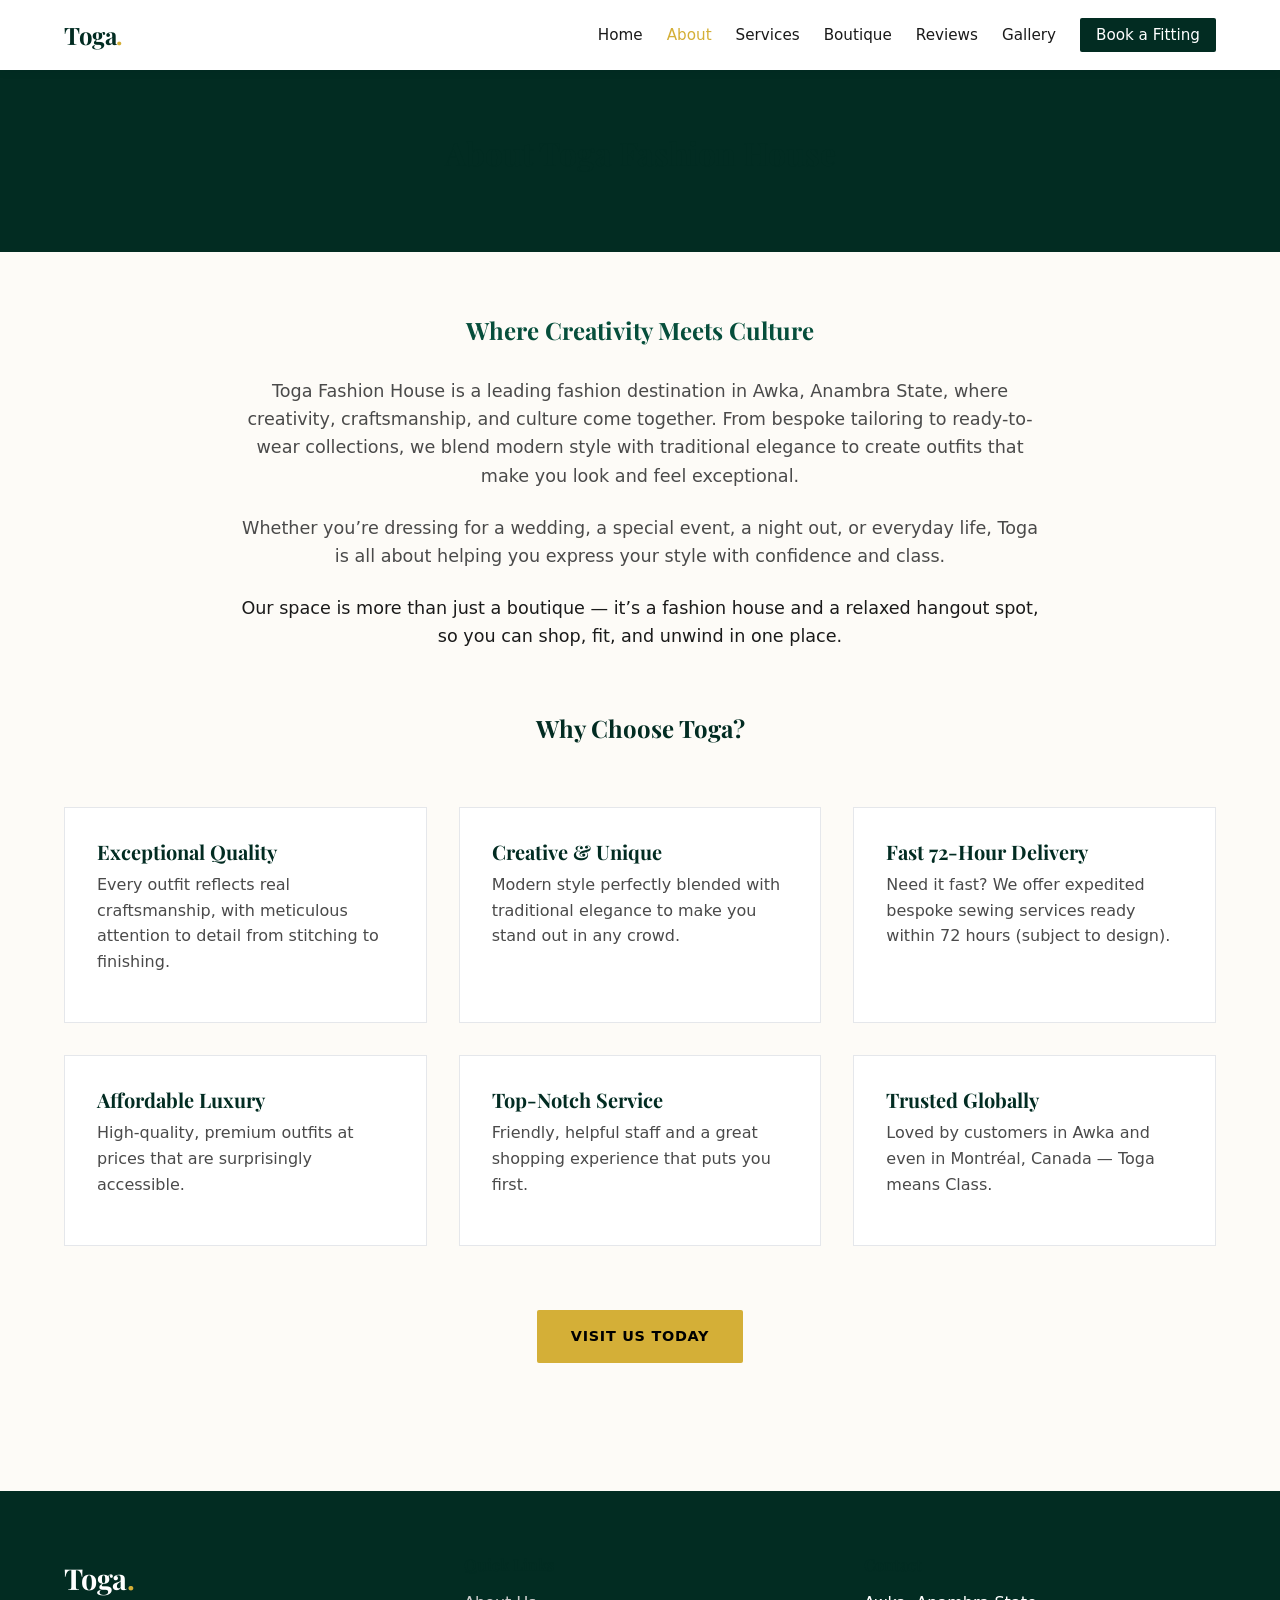
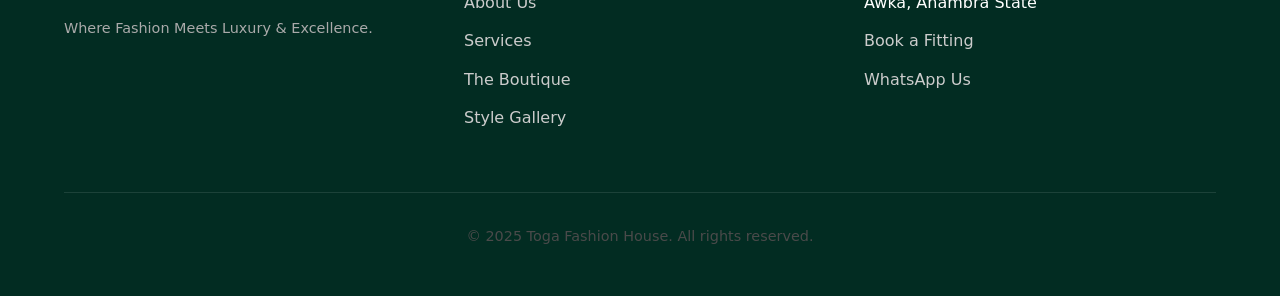
<file: about.html>
<!DOCTYPE html>
<html lang="en">
<head>
    <meta charset="UTF-8">
    <meta name="viewport" content="width=device-width, initial-scale=1.0">
    <title>About Us | Toga Fashion House</title>
    <meta name="description" content="Learn about Toga Fashion House, a premium fashion destination in Awka blending modern style with traditional elegance.">
    <!-- Google Fonts -->
    <link rel="preconnect" href="https://fonts.googleapis.com">
    <link rel="preconnect" href="https://fonts.gstatic.com" crossorigin>
    <link href="https://fonts.googleapis.com/css2?family=Playfair+Display:wght@400;700&family=Poppins:wght@300;400;500;600&display=swap" rel="stylesheet">
    <!-- Custom Styles -->
    <link rel="stylesheet" href="styles.css">
</head>
<body>

    <!-- Header -->
    <header>
        <div class="nav-container">
            <a href="index.html" class="logo">Toga<span>.</span></a>

            <!-- Mobile Toggle (Checkbox Hack) -->
            <input type="checkbox" id="nav-toggle">
            <label for="nav-toggle" class="nav-toggle-label">
                &#9776; <!-- Hamburger Icon -->
            </label>

            <nav>
                <ul>
                    <li><a href="index.html">Home</a></li>
                    <li><a href="about.html" class="active">About</a></li>
                    <li><a href="services.html">Services</a></li>
                    <li><a href="boutique.html">Boutique</a></li>
                    <li><a href="reviews.html">Reviews</a></li>
                    <li><a href="gallery.html">Gallery</a></li>
                    <li><a href="contact.html" class="btn-nav">Book a Fitting</a></li>
                </ul>
            </nav>
        </div>
    </header>

    <!-- Page Header -->
    <div style="background-color: var(--color-primary); color: white; padding: 4rem 0; text-align: center;">
        <div class="container">
            <h1>About Toga Fashion House</h1>
        </div>
    </div>

    <!-- Main Content -->
    <section class="section">
        <div class="container">
            <div style="max-width: 800px; margin: 0 auto; text-align: center;">
                <h2 style="color: var(--color-secondary); margin-bottom: 2rem;">Where Creativity Meets Culture</h2>
                <p style="font-size: 1.1rem; margin-bottom: 1.5rem;">
                    Toga Fashion House is a leading fashion destination in Awka, Anambra State, where creativity, craftsmanship, and culture come together. From bespoke tailoring to ready-to-wear collections, we blend modern style with traditional elegance to create outfits that make you look and feel exceptional.
                </p>
                <p style="font-size: 1.1rem; margin-bottom: 1.5rem;">
                    Whether you’re dressing for a wedding, a special event, a night out, or everyday life, Toga is all about helping you express your style with confidence and class.
                </p>
                <p style="font-size: 1.1rem; margin-bottom: 3rem; font-weight: 500; color: var(--color-dark);">
                    Our space is more than just a boutique — it’s a fashion house and a relaxed hangout spot, so you can shop, fit, and unwind in one place.
                </p>
            </div>
            
            <!-- Why Choose Us Grid -->
            <div style="margin-top: 4rem;">
                <h2 class="text-center mb-4">Why Choose Toga?</h2>
                <div class="grid grid-3">
                    <div class="card">
                        <h3>Exceptional Quality</h3>
                        <p>Every outfit reflects real craftsmanship, with meticulous attention to detail from stitching to finishing.</p>
                    </div>
                    <div class="card">
                        <h3>Creative & Unique</h3>
                        <p>Modern style perfectly blended with traditional elegance to make you stand out in any crowd.</p>
                    </div>
                    <div class="card">
                        <h3>Fast 72-Hour Delivery</h3>
                        <p>Need it fast? We offer expedited bespoke sewing services ready within 72 hours (subject to design).</p>
                    </div>
                    <div class="card">
                        <h3>Affordable Luxury</h3>
                        <p>High-quality, premium outfits at prices that are surprisingly accessible.</p>
                    </div>
                    <div class="card">
                        <h3>Top-Notch Service</h3>
                        <p>Friendly, helpful staff and a great shopping experience that puts you first.</p>
                    </div>
                    <div class="card">
                        <h3>Trusted Globally</h3>
                        <p>Loved by customers in Awka and even in Montréal, Canada — Toga means Class.</p>
                    </div>
                </div>
            </div>

            <div class="text-center" style="margin-top: 4rem;">
                <a href="contact.html" class="btn btn-primary">Visit Us Today</a>
            </div>
        </div>
    </section>

    <!-- Footer -->
    <footer>
        <div class="container">
            <div class="footer-grid">
                <div class="footer-col">
                    <a href="index.html" class="logo" style="color: white; font-size: 1.8rem; margin-bottom: 1rem; display: block;">Toga<span>.</span></a>
                    <p style="color: #aaa; font-size: 0.9rem;">Where Fashion Meets Luxury & Excellence.</p>
                </div>
                <div class="footer-col">
                    <h4>Quick Links</h4>
                    <ul class="footer-links">
                        <li><a href="about.html">About Us</a></li>
                        <li><a href="services.html">Services</a></li>
                        <li><a href="boutique.html">The Boutique</a></li>
                        <li><a href="gallery.html">Style Gallery</a></li>
                    </ul>
                </div>
                <div class="footer-col">
                    <h4>Contact</h4>
                    <ul class="footer-links">
                        <li>Awka, Anambra State</li>
                        <li><a href="contact.html">Book a Fitting</a></li>
                        <li><a href="https://wa.me/2348001234567" target="_blank" rel="noopener">WhatsApp Us</a></li>
                    </ul>
                </div>
            </div>
            <div class="copyright">
                <p>&copy; 2025 Toga Fashion House. All rights reserved.</p>
            </div>
        </div>
    </footer>

</body>
</html>
</file>
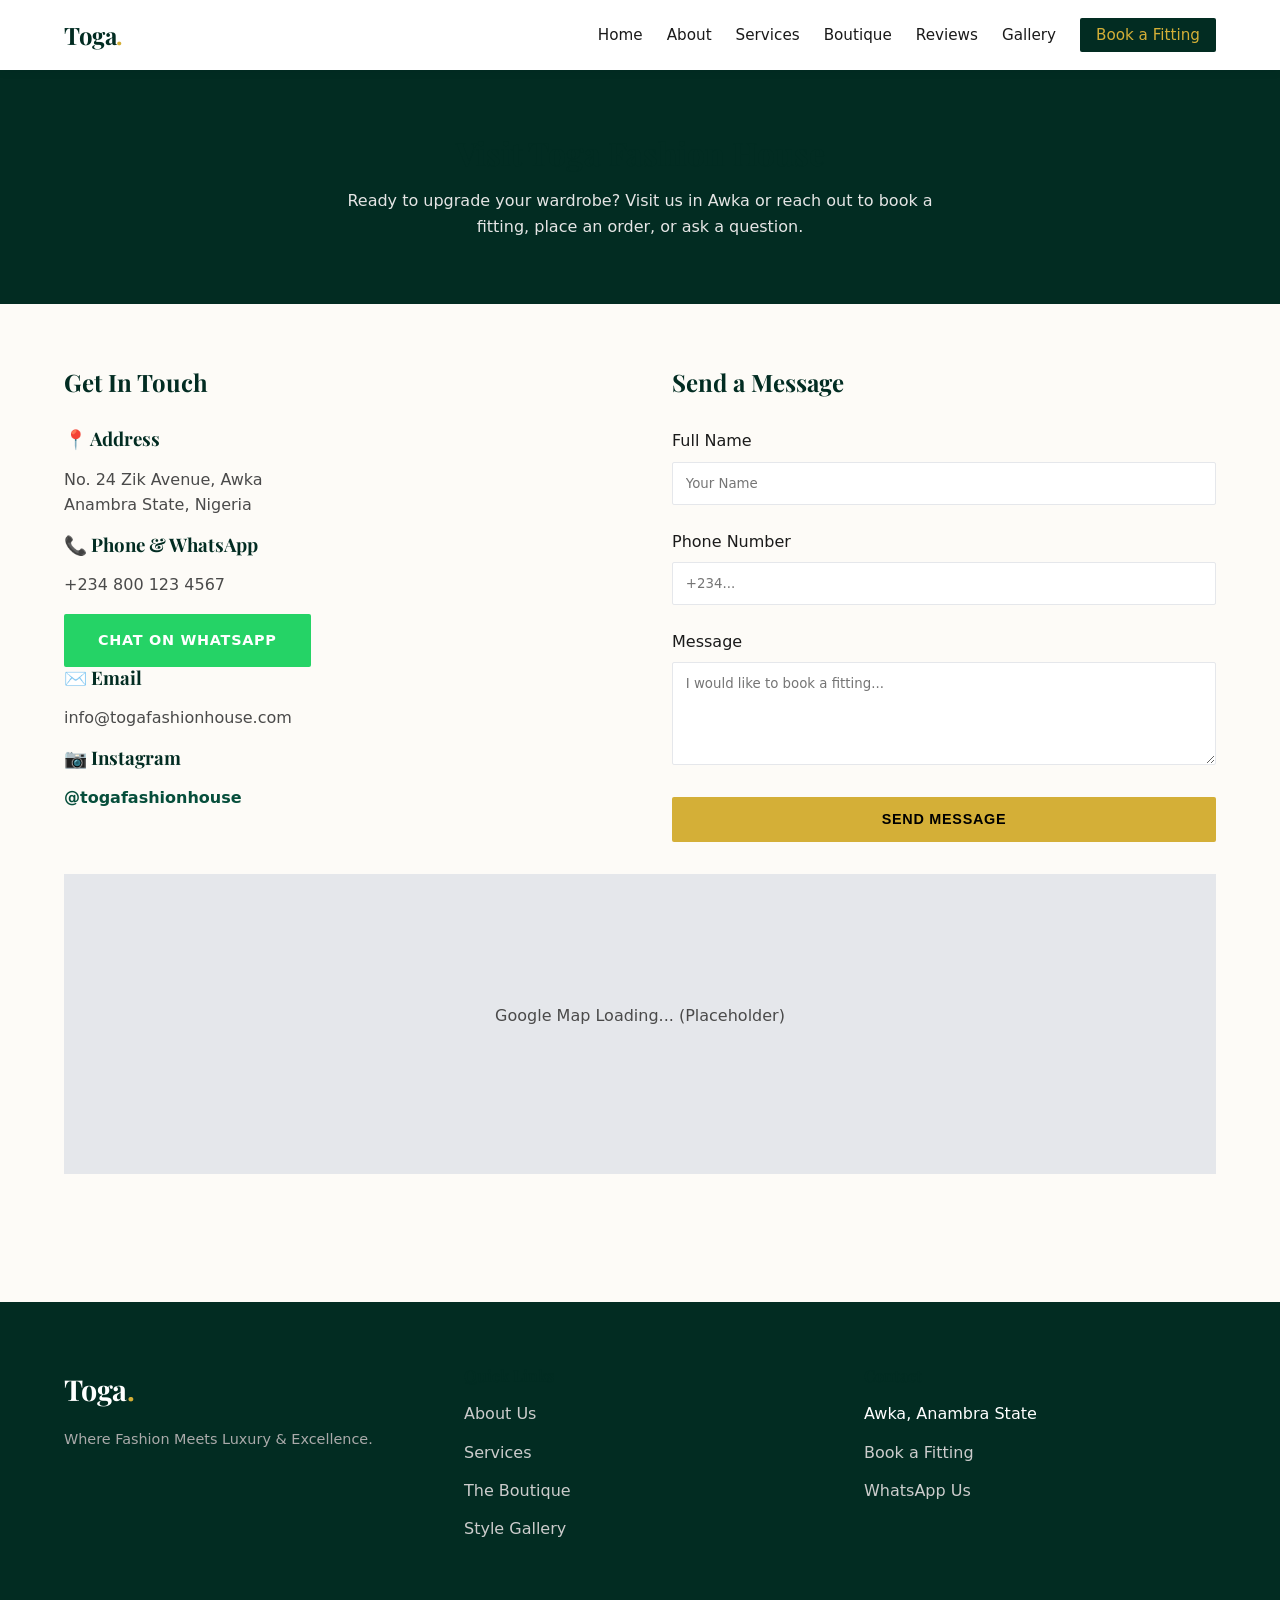
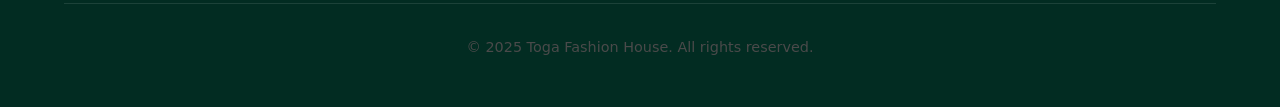
<file: contact.html>
<!DOCTYPE html>
<html lang="en">
<head>
    <meta charset="UTF-8">
    <meta name="viewport" content="width=device-width, initial-scale=1.0">
    <title>Contact Us | Toga Fashion House</title>
    <meta name="description" content="Visit Toga Fashion House in Awka or contact us for bespoke orders. Book a fitting or chat with us on WhatsApp.">
    <!-- Google Fonts -->
    <link rel="preconnect" href="https://fonts.googleapis.com">
    <link rel="preconnect" href="https://fonts.gstatic.com" crossorigin>
    <link href="https://fonts.googleapis.com/css2?family=Playfair+Display:wght@400;700&family=Poppins:wght@300;400;500;600&display=swap" rel="stylesheet">
    <!-- Custom Styles -->
    <link rel="stylesheet" href="styles.css">
</head>
<body>

    <!-- Header -->
    <header>
        <div class="nav-container">
            <a href="index.html" class="logo">Toga<span>.</span></a>

            <!-- Mobile Toggle (Checkbox Hack) -->
            <input type="checkbox" id="nav-toggle">
            <label for="nav-toggle" class="nav-toggle-label">
                &#9776; <!-- Hamburger Icon -->
            </label>

            <nav>
                <ul>
                    <li><a href="index.html">Home</a></li>
                    <li><a href="about.html">About</a></li>
                    <li><a href="services.html">Services</a></li>
                    <li><a href="boutique.html">Boutique</a></li>
                    <li><a href="reviews.html">Reviews</a></li>
                    <li><a href="gallery.html">Gallery</a></li>
                    <li><a href="contact.html" class="active btn-nav">Book a Fitting</a></li>
                </ul>
            </nav>
        </div>
    </header>

    <!-- Page Header -->
    <div style="background-color: var(--color-primary); color: white; padding: 4rem 0; text-align: center;">
        <div class="container">
            <h1>Visit Toga Fashion House</h1>
            <p style="color: #e5e5e5; max-width: 600px; margin: 0 auto;">Ready to upgrade your wardrobe? Visit us in Awka or reach out to book a fitting, place an order, or ask a question.</p>
        </div>
    </div>

    <!-- Contact Content -->
    <section class="section">
        <div class="container">
            <div class="contact-wrapper">
                
                <!-- Contact Information -->
                <div class="contact-info">
                    <h2 class="mb-2">Get In Touch</h2>
                    
                    <div class="info-item">
                        <h3>📍 Address</h3>
                        <p>No. 24 Zik Avenue, Awka<br>Anambra State, Nigeria</p>
                    </div>

                    <div class="info-item">
                        <h3>📞 Phone & WhatsApp</h3>
                        <p>+234 800 123 4567</p>
                        <div style="margin-top: 1rem;">
                            <!-- CRITICAL WHATSAPP BUTTON -->
                            <a href="https://wa.me/2348001234567" target="_blank" rel="noopener" class="btn btn-whatsapp">
                                Chat on WhatsApp
                            </a>
                        </div>
                    </div>

                    <div class="info-item">
                        <h3>✉️ Email</h3>
                        <p>info@togafashionhouse.com</p>
                    </div>

                    <div class="info-item">
                        <h3>📷 Instagram</h3>
                        <a href="#" style="color: var(--color-secondary); font-weight: 600;">@togafashionhouse</a>
                    </div>
                </div>

                <!-- Contact Form (HTML Only) -->
                <div class="contact-form">
                    <h2 class="mb-2">Send a Message</h2>
                    <form action="#" method="post">
                        <div class="form-group">
                            <label for="name">Full Name</label>
                            <input type="text" id="name" name="name" class="form-control" placeholder="Your Name" required>
                        </div>
                        <div class="form-group">
                            <label for="phone">Phone Number</label>
                            <input type="tel" id="phone" name="phone" class="form-control" placeholder="+234..." required>
                        </div>
                        <div class="form-group">
                            <label for="message">Message</label>
                            <textarea id="message" name="message" rows="5" class="form-control" placeholder="I would like to book a fitting..." required></textarea>
                        </div>
                        <button type="submit" class="btn btn-primary" style="width: 100%;">Send Message</button>
                    </form>
                </div>
            </div>

            <!-- Map Placeholder -->
            <div class="map-placeholder">
                <p>Google Map Loading... (Placeholder)</p>
            </div>
        </div>
    </section>

    <!-- Footer -->
    <footer>
        <div class="container">
            <div class="footer-grid">
                <div class="footer-col">
                    <a href="index.html" class="logo" style="color: white; font-size: 1.8rem; margin-bottom: 1rem; display: block;">Toga<span>.</span></a>
                    <p style="color: #aaa; font-size: 0.9rem;">Where Fashion Meets Luxury & Excellence.</p>
                </div>
                <div class="footer-col">
                    <h4>Quick Links</h4>
                    <ul class="footer-links">
                        <li><a href="about.html">About Us</a></li>
                        <li><a href="services.html">Services</a></li>
                        <li><a href="boutique.html">The Boutique</a></li>
                        <li><a href="gallery.html">Style Gallery</a></li>
                    </ul>
                </div>
                <div class="footer-col">
                    <h4>Contact</h4>
                    <ul class="footer-links">
                        <li>Awka, Anambra State</li>
                        <li><a href="contact.html">Book a Fitting</a></li>
                        <li><a href="https://wa.me/2348001234567" target="_blank" rel="noopener">WhatsApp Us</a></li>
                    </ul>
                </div>
            </div>
            <div class="copyright">
                <p>&copy; 2025 Toga Fashion House. All rights reserved.</p>
            </div>
        </div>
    </footer>

</body>
</html>
</file>
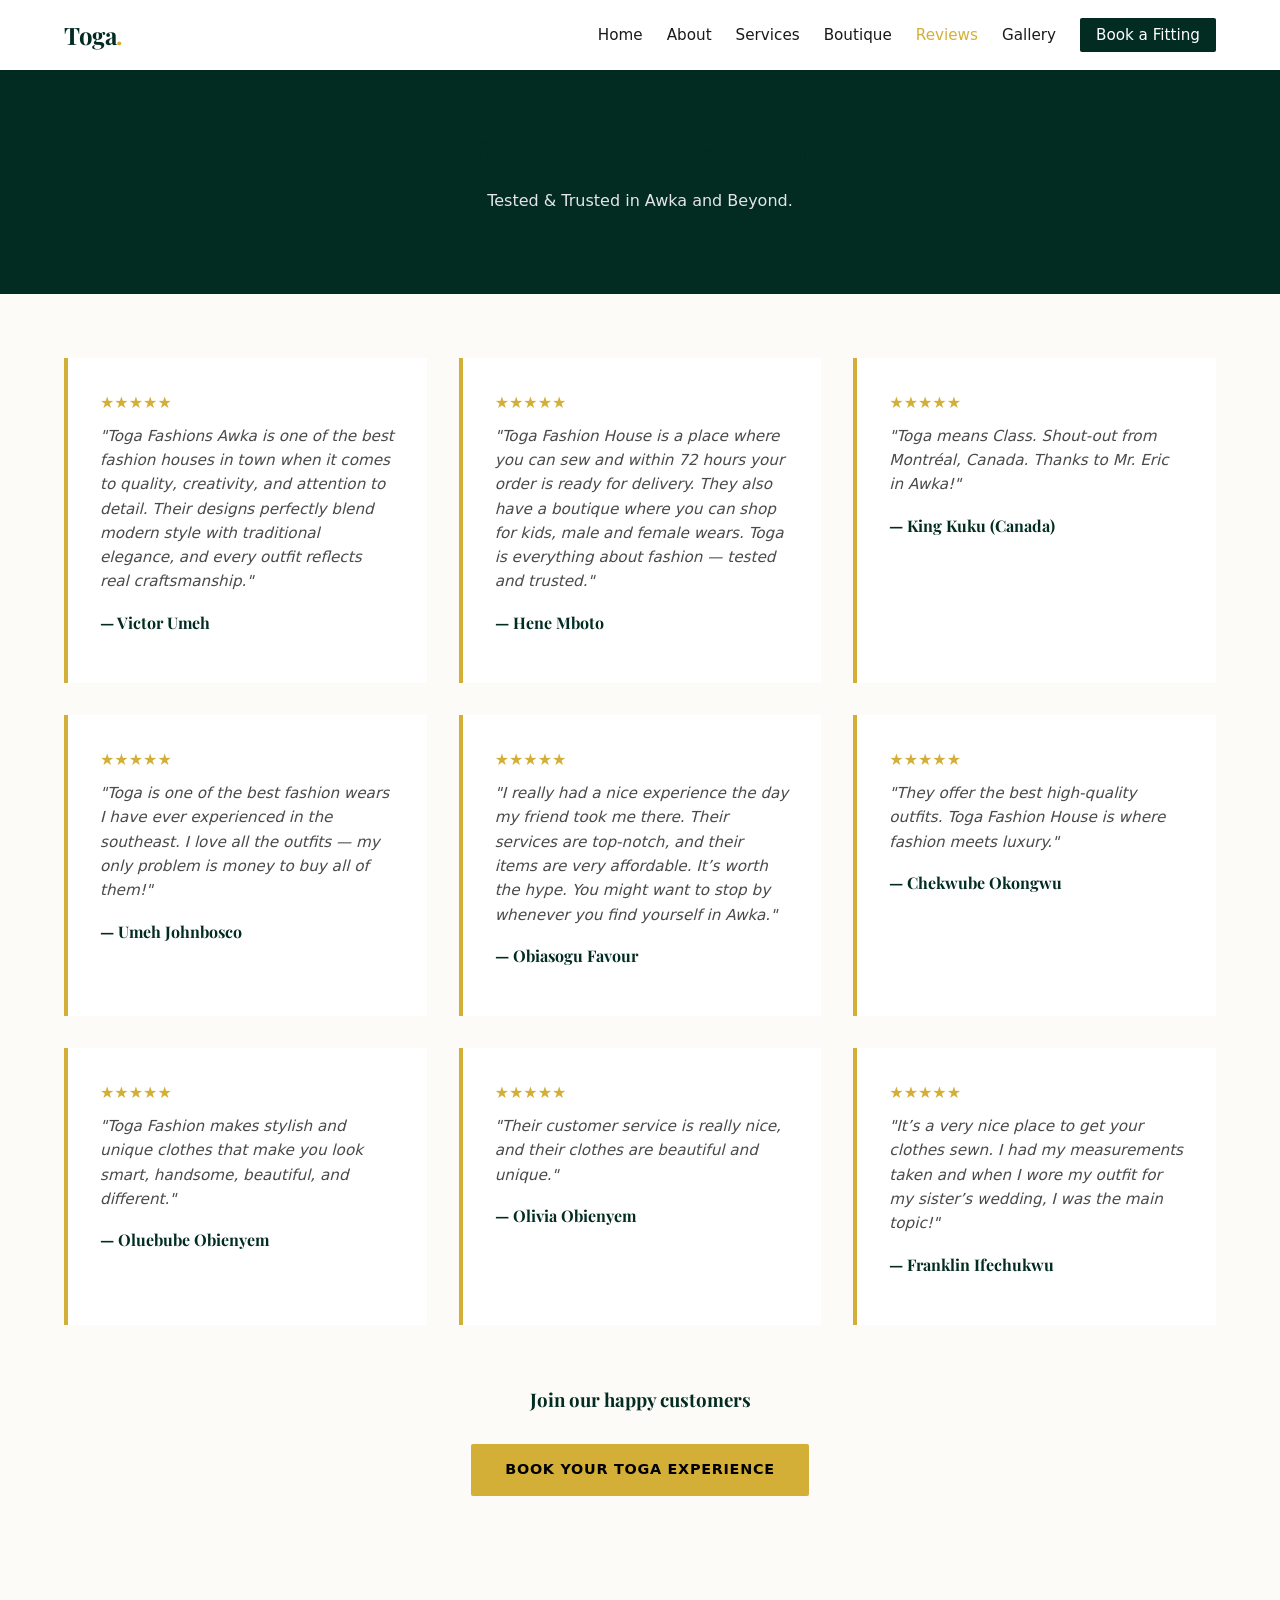
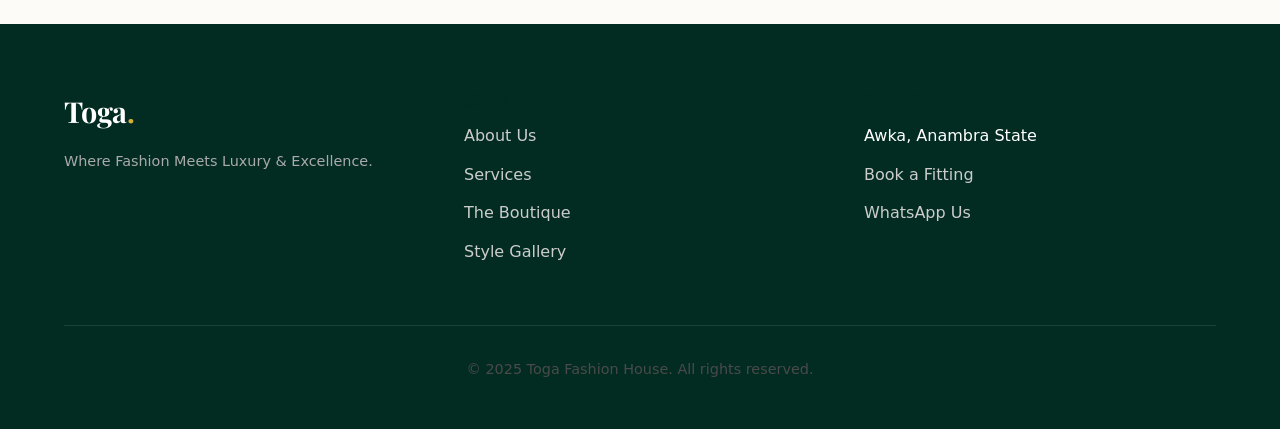
<file: reviews.html>
<!DOCTYPE html>
<html lang="en">
<head>
    <meta charset="UTF-8">
    <meta name="viewport" content="width=device-width, initial-scale=1.0">
    <title>Customer Reviews | Toga Fashion House</title>
    <meta name="description" content="See what our customers are saying about Toga Fashion House. Tested and trusted by locals in Awka and clients worldwide.">
    <!-- Google Fonts -->
    <link rel="preconnect" href="https://fonts.googleapis.com">
    <link rel="preconnect" href="https://fonts.gstatic.com" crossorigin>
    <link href="https://fonts.googleapis.com/css2?family=Playfair+Display:wght@400;700&family=Poppins:wght@300;400;500;600&display=swap" rel="stylesheet">
    <!-- Custom Styles -->
    <link rel="stylesheet" href="styles.css">
</head>
<body>

    <!-- Header -->
    <header>
        <div class="nav-container">
            <a href="index.html" class="logo">Toga<span>.</span></a>

            <!-- Mobile Toggle (Checkbox Hack) -->
            <input type="checkbox" id="nav-toggle">
            <label for="nav-toggle" class="nav-toggle-label">
                &#9776; <!-- Hamburger Icon -->
            </label>

            <nav>
                <ul>
                    <li><a href="index.html">Home</a></li>
                    <li><a href="about.html">About</a></li>
                    <li><a href="services.html">Services</a></li>
                    <li><a href="boutique.html">Boutique</a></li>
                    <li><a href="reviews.html" class="active">Reviews</a></li>
                    <li><a href="gallery.html">Gallery</a></li>
                    <li><a href="contact.html" class="btn-nav">Book a Fitting</a></li>
                </ul>
            </nav>
        </div>
    </header>

    <!-- Page Header -->
    <div style="background-color: var(--color-primary); color: white; padding: 4rem 0; text-align: center;">
        <div class="container">
            <h1>What Our Customers Say</h1>
            <p style="color: #e5e5e5;">Tested & Trusted in Awka and Beyond.</p>
        </div>
    </div>

    <!-- Reviews Grid -->
    <section class="section">
        <div class="container">
            <div class="grid grid-3">
                
                <div class="testimonial-card">
                    <div class="stars">★★★★★</div>
                    <p class="quote">"Toga Fashions Awka is one of the best fashion houses in town when it comes to quality, creativity, and attention to detail. Their designs perfectly blend modern style with traditional elegance, and every outfit reflects real craftsmanship."</p>
                    <p class="author">— Victor Umeh</p>
                </div>

                <div class="testimonial-card">
                    <div class="stars">★★★★★</div>
                    <p class="quote">"Toga Fashion House is a place where you can sew and within 72 hours your order is ready for delivery. They also have a boutique where you can shop for kids, male and female wears. Toga is everything about fashion — tested and trusted."</p>
                    <p class="author">— Hene Mboto</p>
                </div>

                <div class="testimonial-card">
                    <div class="stars">★★★★★</div>
                    <p class="quote">"Toga means Class. Shout-out from Montréal, Canada. Thanks to Mr. Eric in Awka!"</p>
                    <p class="author">— King Kuku (Canada)</p>
                </div>

                <div class="testimonial-card">
                    <div class="stars">★★★★★</div>
                    <p class="quote">"Toga is one of the best fashion wears I have ever experienced in the southeast. I love all the outfits — my only problem is money to buy all of them!"</p>
                    <p class="author">— Umeh Johnbosco</p>
                </div>

                <div class="testimonial-card">
                    <div class="stars">★★★★★</div>
                    <p class="quote">"I really had a nice experience the day my friend took me there. Their services are top-notch, and their items are very affordable. It’s worth the hype. You might want to stop by whenever you find yourself in Awka."</p>
                    <p class="author">— Obiasogu Favour</p>
                </div>

                <div class="testimonial-card">
                    <div class="stars">★★★★★</div>
                    <p class="quote">"They offer the best high-quality outfits. Toga Fashion House is where fashion meets luxury."</p>
                    <p class="author">— Chekwube Okongwu</p>
                </div>

                <div class="testimonial-card">
                    <div class="stars">★★★★★</div>
                    <p class="quote">"Toga Fashion makes stylish and unique clothes that make you look smart, handsome, beautiful, and different."</p>
                    <p class="author">— Oluebube Obienyem</p>
                </div>

                <div class="testimonial-card">
                    <div class="stars">★★★★★</div>
                    <p class="quote">"Their customer service is really nice, and their clothes are beautiful and unique."</p>
                    <p class="author">— Olivia Obienyem</p>
                </div>

                <div class="testimonial-card">
                    <div class="stars">★★★★★</div>
                    <p class="quote">"It’s a very nice place to get your clothes sewn. I had my measurements taken and when I wore my outfit for my sister’s wedding, I was the main topic!"</p>
                    <p class="author">— Franklin Ifechukwu</p>
                </div>

            </div>

            <div class="text-center" style="margin-top: 4rem;">
                <h3 class="mb-2">Join our happy customers</h3>
                <a href="contact.html" class="btn btn-primary">Book Your Toga Experience</a>
            </div>
        </div>
    </section>

    <!-- Footer -->
    <footer>
        <div class="container">
            <div class="footer-grid">
                <div class="footer-col">
                    <a href="index.html" class="logo" style="color: white; font-size: 1.8rem; margin-bottom: 1rem; display: block;">Toga<span>.</span></a>
                    <p style="color: #aaa; font-size: 0.9rem;">Where Fashion Meets Luxury & Excellence.</p>
                </div>
                <div class="footer-col">
                    <h4>Quick Links</h4>
                    <ul class="footer-links">
                        <li><a href="about.html">About Us</a></li>
                        <li><a href="services.html">Services</a></li>
                        <li><a href="boutique.html">The Boutique</a></li>
                        <li><a href="gallery.html">Style Gallery</a></li>
                    </ul>
                </div>
                <div class="footer-col">
                    <h4>Contact</h4>
                    <ul class="footer-links">
                        <li>Awka, Anambra State</li>
                        <li><a href="contact.html">Book a Fitting</a></li>
                        <li><a href="https://wa.me/2348001234567" target="_blank" rel="noopener">WhatsApp Us</a></li>
                    </ul>
                </div>
            </div>
            <div class="copyright">
                <p>&copy; 2025 Toga Fashion House. All rights reserved.</p>
            </div>
        </div>
    </footer>

</body>
</html>
</file>
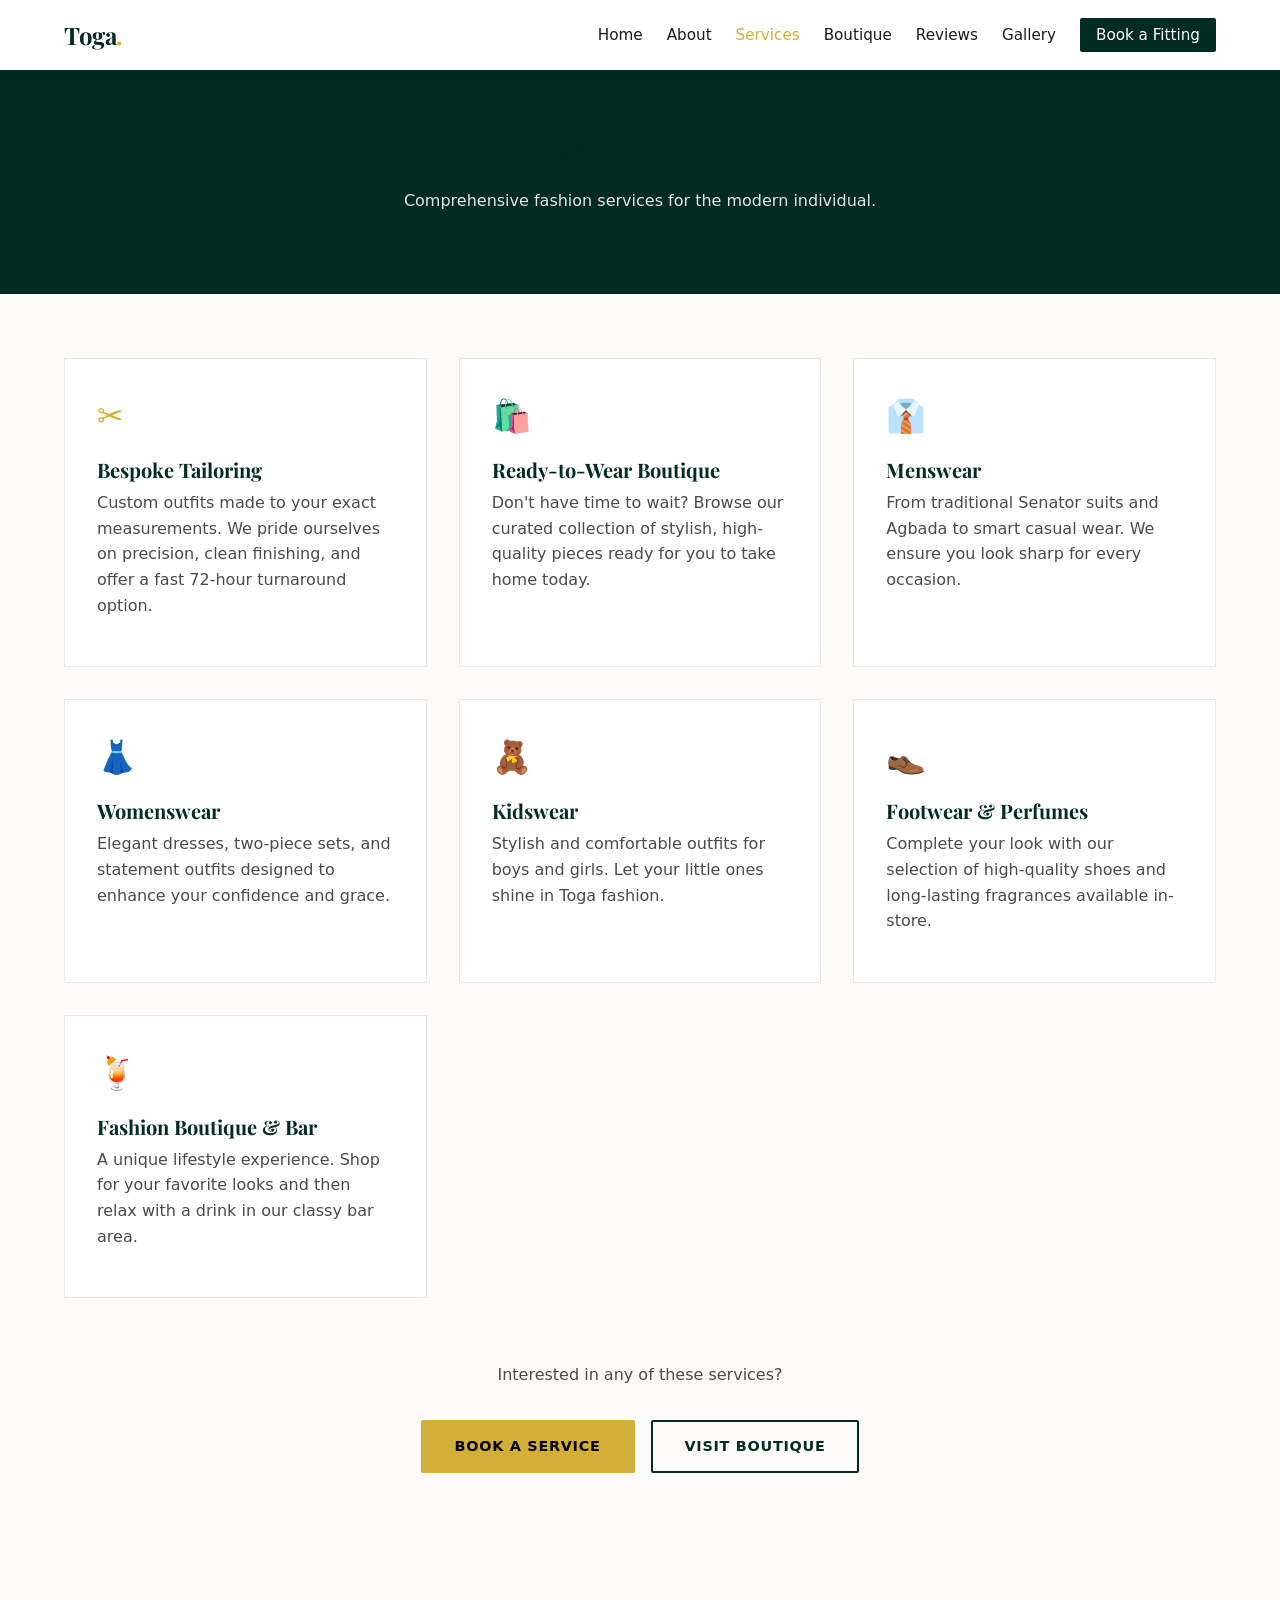
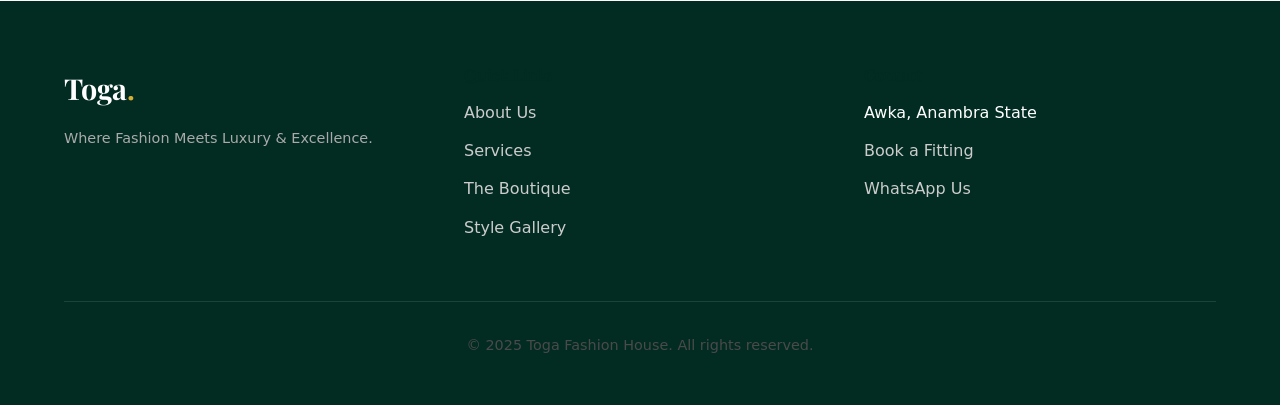
<file: services.html>
<!DOCTYPE html>
<html lang="en">
<head>
    <meta charset="UTF-8">
    <meta name="viewport" content="width=device-width, initial-scale=1.0">
    <title>Our Services | Toga Fashion House</title>
    <meta name="description" content="Explore services at Toga Fashion House: Bespoke tailoring, ready-to-wear boutique, menswear, womenswear, kidswear, and more.">
    <!-- Google Fonts -->
    <link rel="preconnect" href="https://fonts.googleapis.com">
    <link rel="preconnect" href="https://fonts.gstatic.com" crossorigin>
    <link href="https://fonts.googleapis.com/css2?family=Playfair+Display:wght@400;700&family=Poppins:wght@300;400;500;600&display=swap" rel="stylesheet">
    <!-- Custom Styles -->
    <link rel="stylesheet" href="styles.css">
</head>
<body>

    <!-- Header -->
    <header>
        <div class="nav-container">
            <a href="index.html" class="logo">Toga<span>.</span></a>

            <!-- Mobile Toggle (Checkbox Hack) -->
            <input type="checkbox" id="nav-toggle">
            <label for="nav-toggle" class="nav-toggle-label">
                &#9776; <!-- Hamburger Icon -->
            </label>

            <nav>
                <ul>
                    <li><a href="index.html">Home</a></li>
                    <li><a href="about.html">About</a></li>
                    <li><a href="services.html" class="active">Services</a></li>
                    <li><a href="boutique.html">Boutique</a></li>
                    <li><a href="reviews.html">Reviews</a></li>
                    <li><a href="gallery.html">Gallery</a></li>
                    <li><a href="contact.html" class="btn-nav">Book a Fitting</a></li>
                </ul>
            </nav>
        </div>
    </header>

    <!-- Page Header -->
    <div style="background-color: var(--color-primary); color: white; padding: 4rem 0; text-align: center;">
        <div class="container">
            <h1>What We Do</h1>
            <p style="color: #e5e5e5;">Comprehensive fashion services for the modern individual.</p>
        </div>
    </div>

    <!-- Services Grid -->
    <section class="section">
        <div class="container">
            <div class="grid grid-3">
                
                <div class="card">
                    <span class="icon-placeholder">✂️</span>
                    <h3>Bespoke Tailoring</h3>
                    <p>Custom outfits made to your exact measurements. We pride ourselves on precision, clean finishing, and offer a fast 72-hour turnaround option.</p>
                </div>

                <div class="card">
                    <span class="icon-placeholder">🛍️</span>
                    <h3>Ready-to-Wear Boutique</h3>
                    <p>Don't have time to wait? Browse our curated collection of stylish, high-quality pieces ready for you to take home today.</p>
                </div>

                <div class="card">
                    <span class="icon-placeholder">👔</span>
                    <h3>Menswear</h3>
                    <p>From traditional Senator suits and Agbada to smart casual wear. We ensure you look sharp for every occasion.</p>
                </div>

                <div class="card">
                    <span class="icon-placeholder">👗</span>
                    <h3>Womenswear</h3>
                    <p>Elegant dresses, two-piece sets, and statement outfits designed to enhance your confidence and grace.</p>
                </div>

                <div class="card">
                    <span class="icon-placeholder">🧸</span>
                    <h3>Kidswear</h3>
                    <p>Stylish and comfortable outfits for boys and girls. Let your little ones shine in Toga fashion.</p>
                </div>

                <div class="card">
                    <span class="icon-placeholder">👞</span>
                    <h3>Footwear & Perfumes</h3>
                    <p>Complete your look with our selection of high-quality shoes and long-lasting fragrances available in-store.</p>
                </div>

                <div class="card">
                    <span class="icon-placeholder">🍹</span>
                    <h3>Fashion Boutique & Bar</h3>
                    <p>A unique lifestyle experience. Shop for your favorite looks and then relax with a drink in our classy bar area.</p>
                </div>

            </div>

            <div class="text-center" style="margin-top: 4rem;">
                <p class="mb-2">Interested in any of these services?</p>
                <div class="btn-group">
                    <a href="contact.html" class="btn btn-primary">Book a Service</a>
                    <a href="boutique.html" class="btn btn-outline">Visit Boutique</a>
                </div>
            </div>
        </div>
    </section>

    <!-- Footer -->
    <footer>
        <div class="container">
            <div class="footer-grid">
                <div class="footer-col">
                    <a href="index.html" class="logo" style="color: white; font-size: 1.8rem; margin-bottom: 1rem; display: block;">Toga<span>.</span></a>
                    <p style="color: #aaa; font-size: 0.9rem;">Where Fashion Meets Luxury & Excellence.</p>
                </div>
                <div class="footer-col">
                    <h4>Quick Links</h4>
                    <ul class="footer-links">
                        <li><a href="about.html">About Us</a></li>
                        <li><a href="services.html">Services</a></li>
                        <li><a href="boutique.html">The Boutique</a></li>
                        <li><a href="gallery.html">Style Gallery</a></li>
                    </ul>
                </div>
                <div class="footer-col">
                    <h4>Contact</h4>
                    <ul class="footer-links">
                        <li>Awka, Anambra State</li>
                        <li><a href="contact.html">Book a Fitting</a></li>
                        <li><a href="https://wa.me/2348001234567" target="_blank" rel="noopener">WhatsApp Us</a></li>
                    </ul>
                </div>
            </div>
            <div class="copyright">
                <p>&copy; 2025 Toga Fashion House. All rights reserved.</p>
            </div>
        </div>
    </footer>

</body>
</html>
</file>
<file: styles.css>
/* Toga Fashion House - Main Stylesheet */

/* --- Variables --- */
:root {
  /* Brand Colors */
  --color-primary: #022c22; /* Deep Emerald/Dark Green */
  --color-secondary: #064e3b; /* Slightly lighter green */
  --color-accent: #d4af37; /* Gold */
  --color-accent-light: #eecf6d;
  --color-light: #fdfbf7; /* Off-white/Cream */
  --color-dark: #1a1a1a;
  --color-gray: #4a4a4a;
  --color-border: #e5e7eb;

  /* Fonts (System fonts stack for speed) */
  --font-serif: 'Playfair Display', Georgia, 'Times New Roman', serif;
  --font-sans: system-ui, -apple-system, BlinkMacSystemFont, 'Segoe UI', Roboto, Helvetica, Arial, sans-serif;

  /* Layout */
  --max-width: 1200px;
  --container-padding: 1.5rem;
  --header-height: 70px;
}

/* --- Reset & Base --- */
* {
  box-sizing: border-box;
  margin: 0;
  padding: 0;
}

html {
  scroll-behavior: smooth;
}

body {
  font-family: var(--font-sans);
  background-color: var(--color-light);
  color: var(--color-dark);
  line-height: 1.6;
}

h1, h2, h3, h4, h5, h6 {
  font-family: var(--font-serif);
  color: var(--color-primary);
  margin-bottom: 1rem;
  line-height: 1.2;
}

p {
  margin-bottom: 1rem;
  color: var(--color-gray);
}

a {
  text-decoration: none;
  color: inherit;
  transition: color 0.2s ease;
}

img {
  max-width: 100%;
  height: auto;
  display: block;
}

ul {
  list-style: none;
}

/* --- Utilities --- */
.container {
  width: 100%;
  max-width: var(--max-width);
  margin: 0 auto;
  padding: 0 var(--container-padding);
}

.section {
  padding: 4rem 0;
}

.text-center { text-align: center; }
.mb-2 { margin-bottom: 2rem; }
.mb-4 { margin-bottom: 4rem; }

/* Grid System */
.grid {
  display: grid;
  gap: 2rem;
}

.grid-2 { grid-template-columns: repeat(auto-fit, minmax(300px, 1fr)); }
.grid-3 { grid-template-columns: repeat(auto-fit, minmax(280px, 1fr)); }
.grid-gallery { grid-template-columns: repeat(auto-fill, minmax(250px, 1fr)); }

/* Explicit Gallery Grid Layout */
.gallery-grid {
  display: grid;
  grid-template-columns: repeat(2, 1fr); /* 2 columns by default (mobile) */
  gap: 1rem;
}

@media (min-width: 768px) {
  .gallery-grid {
    grid-template-columns: repeat(3, 1fr); /* 3 columns on tablet */
    gap: 1.5rem;
  }
}

@media (min-width: 1024px) {
  .gallery-grid {
    grid-template-columns: repeat(4, 1fr); /* 4 columns on desktop */
  }
}

/* --- Buttons --- */
.btn {
  display: inline-block;
  padding: 0.8rem 2rem;
  font-weight: 600;
  text-transform: uppercase;
  letter-spacing: 0.05em;
  font-size: 0.9rem;
  cursor: pointer;
  border: 2px solid transparent;
  border-radius: 2px;
  text-align: center;
}

.btn-primary {
  background-color: var(--color-accent);
  color: #000;
}
.btn-primary:hover {
  background-color: var(--color-accent-light);
}

.btn-secondary {
  border-color: #fff;
  color: #fff;
  background: transparent;
}
.btn-secondary:hover {
  background-color: #fff;
  color: var(--color-dark);
}

.btn-outline {
  border-color: var(--color-primary);
  color: var(--color-primary);
}
.btn-outline:hover {
  background-color: var(--color-primary);
  color: #fff;
}

.btn-whatsapp {
  background-color: #25D366;
  color: white;
}
.btn-whatsapp:hover {
  background-color: #128C7E;
}

/* --- Header & Navigation (Updated for Mobile Toggle) --- */
header {
  background-color: #fff;
  box-shadow: 0 2px 10px rgba(0,0,0,0.05);
  position: sticky;
  top: 0;
  z-index: 1000;
  height: var(--header-height);
}

.nav-container {
  display: flex;
  justify-content: space-between;
  align-items: center;
  height: 100%;
  padding: 0 var(--container-padding);
  max-width: var(--max-width);
  margin: 0 auto;
  position: relative;
}

.logo {
  font-family: var(--font-serif);
  font-size: 1.5rem;
  font-weight: 700;
  color: var(--color-primary);
  letter-spacing: -0.02em;
  z-index: 1001; /* Ensure logo stays above menu */
}
.logo span { color: var(--color-accent); }

/* Toggle Checkbox (Hidden) */
#nav-toggle {
  display: none;
}

/* Toggle Label (Hamburger Icon) */
.nav-toggle-label {
  display: none; /* Hidden on desktop */
  cursor: pointer;
  font-size: 1.8rem;
  color: var(--color-primary);
  z-index: 1001;
}

/* Desktop Nav */
nav ul {
  display: flex;
  gap: 1.5rem;
  align-items: center;
}

nav a {
  font-weight: 500;
  font-size: 0.95rem;
  color: var(--color-dark);
}

nav a:hover, nav a.active {
  color: var(--color-accent);
}

nav .btn-nav {
  padding: 0.5rem 1rem;
  background-color: var(--color-primary);
  color: white;
  border-radius: 2px;
}
nav .btn-nav:hover {
  background-color: var(--color-secondary);
}

/* --- Mobile Navigation (The Toggle Logic) --- */
@media (max-width: 768px) {
  /* Show the hamburger icon */
  .nav-toggle-label {
    display: block;
  }

  /* Style the menu as a dropdown/overlay */
  nav {
    position: absolute;
    top: 100%; /* Push below header */
    left: 0;
    width: 100%;
    background-color: #fff;
    transform: scaleY(0); /* Hidden by default */
    transform-origin: top;
    transition: transform 0.3s ease-in-out;
    box-shadow: 0 10px 15px rgba(0,0,0,0.1);
    border-top: 1px solid var(--color-border);
  }

  nav ul {
    flex-direction: column;
    padding: 1.5rem;
    gap: 1.5rem;
    align-items: stretch; /* Full width links */
  }

  nav a {
    display: block;
    font-size: 1.1rem;
    padding: 0.5rem 0;
    border-bottom: 1px solid #f0f0f0;
  }

  nav .btn-nav {
    text-align: center;
    margin-top: 0.5rem;
  }

  /* The Logic: When checkbox is checked, show nav */
  #nav-toggle:checked ~ nav {
    transform: scaleY(1);
  }
}

/* --- Hero Section --- */
.hero {
  /* Fallback color */
  background-color: var(--color-primary);
  /* Gradient overlay + Image placeholder */
  background: linear-gradient(rgba(0,0,0,0.6), rgba(0,0,0,0.6)), url('./Images/hero\ b.webp');
  background-size: cover;
  background-position: center;
  color: white;
  padding: 6rem 0;
  text-align: center;
  min-height: 80vh;
  display: flex;
  align-items: center;
}
.hero h1 { color: white; font-size: 2.5rem; margin-bottom: 1.5rem; }
.hero p { color: #e5e5e5; font-size: 1.1rem; max-width: 600px; margin: 0 auto 2rem; }
.hero-highlights { color: var(--color-accent); font-weight: 600; font-size: 0.9rem; text-transform: uppercase; margin-bottom: 2rem; }
.btn-group { display: flex; justify-content: center; gap: 1rem; flex-wrap: wrap; }

/* --- Cards --- */
.card {
  background: #fff;
  padding: 2rem;
  border: 1px solid var(--color-border);
  transition: transform 0.2s; /* Subtle hover effect */
}
.card:hover { transform: translateY(-3px); border-color: var(--color-accent); }
.card h3 { font-size: 1.25rem; margin-bottom: 0.5rem; }
.icon-placeholder { font-size: 2rem; color: var(--color-accent); margin-bottom: 1rem; display: block; }

/* --- Testimonials --- */
.testimonial-card {
  background: #fff;
  padding: 2rem;
  border-left: 4px solid var(--color-accent);
}
.stars { color: var(--color-accent); margin-bottom: 0.5rem; }
.quote { font-style: italic; margin-bottom: 1rem; font-size: 0.95rem; }
.author { font-weight: 700; color: var(--color-primary); font-family: var(--font-serif); }

/* --- Gallery --- */
.gallery-item {
  position: relative;
  overflow: hidden;
  aspect-ratio: 3/4;
  background-color: #eee;
}
.gallery-item img {
  width: 100%;
  height: 100%;
  object-fit: cover;
  transition: transform 0.5s ease;
}
.gallery-item:hover img { transform: scale(1.05); }
.gallery-caption {
  position: absolute; bottom: 0; left: 0; right: 0;
  background: rgba(0,0,0,0.7); color: white;
  padding: 0.8rem; font-size: 0.9rem; text-align: center;
}

/* --- Product Cards --- */
.product-card {
  background: #fff;
  border: 1px solid var(--color-border);
  border-radius: 4px;
  overflow: hidden;
  transition: transform 0.3s ease, box-shadow 0.3s ease;
  display: flex;
  flex-direction: column;
}

.product-card:hover {
  transform: translateY(-5px);
  box-shadow: 0 10px 25px rgba(0,0,0,0.1);
  border-color: var(--color-accent);
}

.product-image {
  width: 100%;
  aspect-ratio: 1; /* Keeps images square */
  overflow: hidden;
  background-color: #f0f0f0;
}

.product-image img {
  width: 100%;
  height: 100%;
  object-fit: cover;
  transition: transform 0.5s ease;
}

.product-card:hover .product-image img {
  transform: scale(1.05);
}

.product-info {
  padding: 1.5rem;
  text-align: center;
  display: flex;
  flex-direction: column;
  flex-grow: 1;
}

.product-info h3 {
  font-size: 1.2rem;
  margin-bottom: 0.5rem;
  color: var(--color-primary);
}

.product-info p {
  font-size: 0.95rem;
  margin-bottom: 1.5rem;
  flex-grow: 1;
}

.product-info .btn {
  width: 100%;
  padding: 0.6rem;
  font-size: 0.85rem;
}

/* --- Contact Page --- */
.contact-wrapper {
  display: flex;
  flex-wrap: wrap;
  gap: 4rem;
}
.contact-info, .contact-form { flex: 1; min-width: 300px; }
.form-group { margin-bottom: 1.5rem; }
.form-group label { display: block; margin-bottom: 0.5rem; font-weight: 500; }
.form-control {
  width: 100%; padding: 0.8rem;
  border: 1px solid var(--color-border);
  border-radius: 2px;
  font-family: inherit;
}
.map-placeholder {
  background: #e5e7eb; height: 300px;
  display: flex; align-items: center; justify-content: center;
  color: var(--color-gray); margin-top: 2rem;
}

/* --- Footer --- */
footer {
  background-color: var(--color-primary);
  color: #fff;
  padding: 4rem 0 2rem;
  margin-top: 4rem;
}
.footer-grid {
  display: grid;
  grid-template-columns: repeat(auto-fit, minmax(200px, 1fr));
  gap: 3rem;
  margin-bottom: 3rem;
}
.footer-links li { margin-bottom: 0.8rem; }
.footer-links a { color: #ccc; }
.footer-links a:hover { color: var(--color-accent); }
.copyright {
  text-align: center;
  border-top: 1px solid rgba(255,255,255,0.1);
  padding-top: 2rem;
  font-size: 0.9rem;
  color: #aaa;
}

/* --- Responsive Text --- */
@media (max-width: 768px) {
  .hero h1 { font-size: 2rem; }
  .section { padding: 3rem 0; }
}

/* --- Floating WhatsApp Button --- */
.whatsapp-float {
  position: fixed;
  bottom: 30px;
  right: 30px;
  width: 60px;
  height: 60px;
  background-color: #25D366;
  color: #FFF;
  border-radius: 50px;
  text-align: center;
  font-size: 30px;
  box-shadow: 2px 2px 10px rgba(0,0,0,0.3);
  z-index: 10000;
  display: flex;
  align-items: center;
  justify-content: center;
  transition: transform 0.3s ease;
  text-decoration: none; /* overrides default link underline */
}

.whatsapp-float:hover {
  transform: scale(1.1);
  background-color: #128C7E;
  color: #FFF; /* ensure icon stays white */
}

.whatsapp-float svg {
  width: 35px;
  height: 35px;
  fill: white;
}

/* Add a little pulse animation to draw attention */
@keyframes pulse-green {
  0% { transform: scale(1); box-shadow: 0 0 0 0 rgba(37, 211, 102, 0.7); }
  70% { transform: scale(1.05); box-shadow: 0 0 0 10px rgba(37, 211, 102, 0); }
  100% { transform: scale(1); box-shadow: 0 0 0 0 rgba(37, 211, 102, 0); }
}

.whatsapp-float {
  animation: pulse-green 2s infinite;
}
</file>
